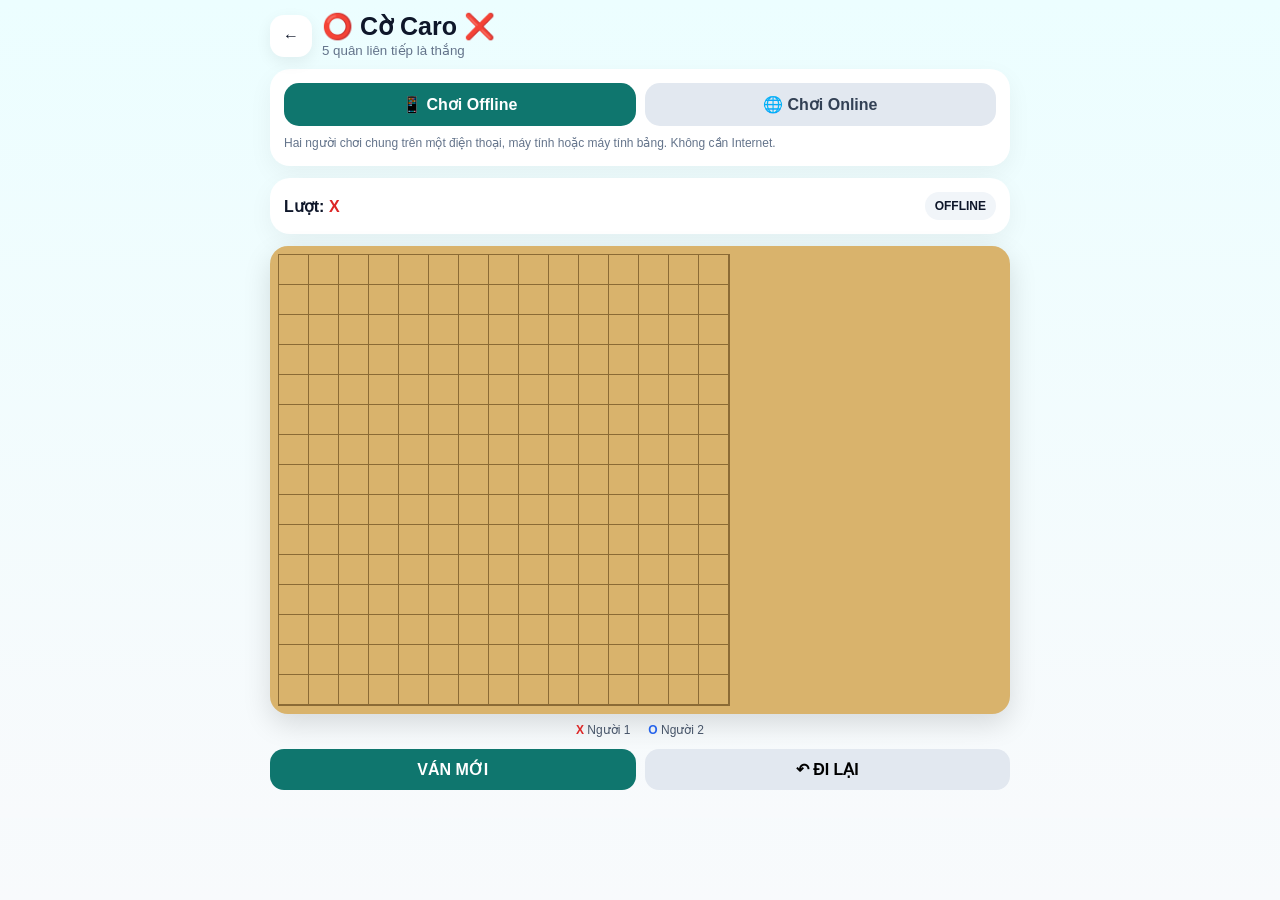
<file: caro.html>
<!doctype html>
<html lang="vi">
<head>
<meta charset="utf-8">
<meta name="viewport" content="width=device-width,initial-scale=1,maximum-scale=1,user-scalable=no,viewport-fit=cover">
<meta name="theme-color" content="#0f766e">
<title>Cờ Caro – Game Cá Voi</title>
<style>
*{box-sizing:border-box}html,body{margin:0;min-height:100%;font-family:Arial,sans-serif;background:linear-gradient(180deg,#ecfeff,#f8fafc);color:#0f172a}button,input{font:inherit}.app{width:min(96vw,760px);margin:auto;padding:12px 10px 28px}.top{display:flex;align-items:center;gap:10px;margin-bottom:10px}.back{display:inline-flex;align-items:center;justify-content:center;width:42px;height:42px;border-radius:14px;background:#fff;text-decoration:none;color:#0f172a;font-weight:900;box-shadow:0 5px 16px #0001}.title{flex:1}.title h1{margin:0;font-size:25px}.title small{color:#64748b}.panel{background:#fff;border-radius:20px;padding:14px;box-shadow:0 8px 24px #0000000d;margin-bottom:12px}.modes{display:grid;grid-template-columns:1fr 1fr;gap:9px}.mode{border:0;border-radius:15px;padding:12px 8px;font-weight:900;background:#e2e8f0;color:#334155}.mode.active{background:#0f766e;color:#fff}.sub{font-size:12px;color:#64748b;margin:8px 0 0;line-height:1.5}.status{display:flex;align-items:center;justify-content:space-between;gap:10px}.turn{font-weight:900;font-size:16px}.badge{padding:7px 10px;border-radius:999px;background:#f1f5f9;font-size:12px;font-weight:900}.x{color:#dc2626}.o{color:#2563eb}.board-wrap{background:#d9b36c;border-radius:18px;padding:8px;box-shadow:0 10px 28px #0002;overflow:auto;-webkit-overflow-scrolling:touch}.board{--n:15;display:grid;grid-template-columns:repeat(var(--n),30px);grid-template-rows:repeat(var(--n),30px);width:max-content;background:#d9b36c;border:1px solid #8b6b35;touch-action:manipulation}.cell{width:30px;height:30px;border:0;border-right:1px solid #8b6b35;border-bottom:1px solid #8b6b35;background:transparent;display:flex;align-items:center;justify-content:center;font-size:22px;font-weight:900;padding:0;line-height:1}.cell.last{background:#fde68a}.cell.win{background:#86efac}.toolbar{display:grid;grid-template-columns:1fr 1fr;gap:9px;margin-top:12px}.btn{border:0;border-radius:14px;padding:11px;font-weight:900;background:#e2e8f0}.btn.primary{background:#0f766e;color:#fff}.online-box{display:none}.online-box.show{display:block}.room-actions{display:grid;grid-template-columns:1fr 1fr;gap:9px}.room-code{display:flex;gap:8px;margin-top:10px}.room-code input{flex:1;min-width:0;border:1px solid #cbd5e1;border-radius:12px;padding:10px 12px;text-transform:uppercase;font-weight:900;letter-spacing:1px}.rooms{display:grid;gap:8px;margin-top:10px}.room{display:flex;align-items:center;gap:8px;padding:10px;border-radius:13px;background:#f8fafc;border:1px solid #e2e8f0}.room b{flex:1}.room button{border:0;border-radius:10px;padding:8px 10px;background:#0f766e;color:#fff;font-weight:900}.msg{min-height:20px;margin-top:8px;font-size:12px;color:#475569}.legend{display:flex;justify-content:center;gap:18px;font-size:12px;color:#475569;margin-top:9px}.result{position:fixed;inset:0;display:none;align-items:center;justify-content:center;background:#0008;z-index:50;padding:18px}.result.show{display:flex}.result-card{width:min(92vw,360px);background:#fff;border-radius:22px;padding:22px;text-align:center;box-shadow:0 20px 60px #0005}.result-card h2{margin:0 0 8px;font-size:28px}.result-card p{color:#64748b}.result-card button{width:100%;border:0;border-radius:14px;padding:12px;background:#0f766e;color:#fff;font-weight:900}@media(max-width:520px){.app{padding:10px 8px 24px}.title h1{font-size:22px}.board{grid-template-columns:repeat(var(--n),28px);grid-template-rows:repeat(var(--n),28px)}.cell{width:28px;height:28px;font-size:20px}.panel{padding:12px}.room-actions{grid-template-columns:1fr}.toolbar{grid-template-columns:1fr 1fr}}
</style>
</head>
<body>
<div class="app">
  <div class="top"><a class="back" href="./">←</a><div class="title"><h1>⭕ Cờ Caro ❌</h1><small>5 quân liên tiếp là thắng</small></div></div>

  <div class="panel">
    <div class="modes"><button id="offlineBtn" class="mode active">📱 Chơi Offline</button><button id="onlineBtn" class="mode">🌐 Chơi Online</button></div>
    <div id="offlineHint" class="sub">Hai người chơi chung trên một điện thoại, máy tính hoặc máy tính bảng. Không cần Internet.</div>
    <div id="onlineBox" class="online-box">
      <p class="sub">Chơi với người khác bằng tài khoản Game Cá Voi. Một người tạo phòng, người còn lại chọn phòng hoặc nhập mã.</p>
      <div class="room-actions"><button id="createRoom" class="btn primary">＋ TẠO PHÒNG</button><button id="refreshRooms" class="btn">↻ LÀM MỚI</button></div>
      <div class="room-code"><input id="roomCode" maxlength="6" placeholder="NHẬP MÃ PHÒNG"><button id="joinCode" class="btn primary">VÀO</button></div>
      <div id="onlineMsg" class="msg"></div>
      <div id="rooms" class="rooms"></div>
    </div>
  </div>

  <div class="panel status"><div class="turn" id="turnText">Lượt: <span class="x">X</span></div><div class="badge" id="modeBadge">OFFLINE</div></div>

  <div class="board-wrap"><div id="board" class="board" aria-label="Bàn cờ caro"></div></div>
  <div class="legend"><span><b class="x">X</b> Người 1</span><span><b class="o">O</b> Người 2</span></div>

  <div class="toolbar"><button id="newGame" class="btn primary">VÁN MỚI</button><button id="undo" class="btn">↶ ĐI LẠI</button></div>
</div>

<div id="result" class="result"><div class="result-card"><h2 id="resultTitle">🎉 Thắng!</h2><p id="resultText"></p><button id="resultNew">CHƠI VÁN MỚI</button></div></div>

<script>
(()=>{
const N=15,WIN=5;
const boardEl=document.getElementById('board'),turnText=document.getElementById('turnText'),modeBadge=document.getElementById('modeBadge'),result=document.getElementById('result'),resultTitle=document.getElementById('resultTitle'),resultText=document.getElementById('resultText');
let board=Array.from({length:N},()=>Array(N).fill('')),turn='X',finished=false,moves=[],mode='offline',last=null,winCells=[];
let GCV=null,sb=null,user=null,room=null,mySymbol=null,channel=null;

function draw(){
  boardEl.style.setProperty('--n',N); boardEl.innerHTML='';
  for(let r=0;r<N;r++)for(let c=0;c<N;c++){
    const b=document.createElement('button');b.className='cell';b.dataset.r=r;b.dataset.c=c;b.textContent=board[r][c];
    if(board[r][c])b.classList.add(board[r][c].toLowerCase());
    if(last&&last.r===r&&last.c===c)b.classList.add('last');
    if(winCells.some(p=>p.r===r&&p.c===c))b.classList.add('win');
    b.addEventListener('click',()=>play(r,c));boardEl.appendChild(b);
  }
  const who=turn==='X'?'<span class="x">X</span>':'<span class="o">O</span>';
  if(mode==='online'&&room){
    const mine=mySymbol===turn?' · Đến lượt bạn':' · Chờ đối thủ';
    turnText.innerHTML=`Lượt: ${who}${mine}`;
  } else turnText.innerHTML=`Lượt: ${who}`;
}
function resetLocal(){board=Array.from({length:N},()=>Array(N).fill(''));turn='X';finished=false;moves=[];last=null;winCells=[];result.classList.remove('show');draw()}
function line(r,c,dr,dc,s){let arr=[{r,c}],i=1;while(inb(r+dr*i,c+dc*i)&&board[r+dr*i][c+dc*i]===s){arr.push({r:r+dr*i,c:c+dc*i});i++}i=1;while(inb(r-dr*i,c-dc*i)&&board[r-dr*i][c-dc*i]===s){arr.unshift({r:r-dr*i,c:c-dc*i});i++}return arr}
function inb(r,c){return r>=0&&c>=0&&r<N&&c<N}
function checkWin(r,c,s){for(const [dr,dc] of [[1,0],[0,1],[1,1],[1,-1]]){const a=line(r,c,dr,dc,s);if(a.length>=WIN)return a}return null}
function endGame(winner,cells=[]){finished=true;winCells=cells;draw();resultTitle.textContent=winner==='draw'?'🤝 Hòa!':`🎉 ${winner} thắng!`;resultText.textContent=mode==='online'?(winner===mySymbol?'Bạn đã thắng ván này!':winner==='draw'?'Hai bên hòa nhau.':'Đối thủ đã thắng ván này.'):`Người chơi ${winner==='draw'?'':winner} hoàn thành 5 quân liên tiếp.`;result.classList.add('show')}
async function play(r,c){
  if(finished||board[r][c])return;
  if(mode==='online'){
    if(!room||!mySymbol)return setMsg('Hãy vào một phòng trước.');
    if(room.status!=='playing')return setMsg('Đang chờ người chơi thứ hai.');
    if(room.turn!==mySymbol)return setMsg('Chưa đến lượt bạn.');
    const {error}=await sb.rpc('play_caro_move',{p_room:room.id,p_row:r,p_col:c});if(error)setMsg(mapErr(error.message));return;
  }
  board[r][c]=turn;moves.push({r,c,s:turn});last={r,c};const w=checkWin(r,c,turn);if(w)return endGame(turn,w);if(moves.length===N*N)return endGame('draw');turn=turn==='X'?'O':'X';draw();
}
function undo(){if(mode==='online')return setMsg('Chế độ online không hỗ trợ đi lại.');if(finished||!moves.length)return;const m=moves.pop();board[m.r][m.c]='';turn=m.s;last=moves.length?moves[moves.length-1]:null;draw()}
function setMode(m){mode=m;document.getElementById('offlineBtn').classList.toggle('active',m==='offline');document.getElementById('onlineBtn').classList.toggle('active',m==='online');document.getElementById('onlineBox').classList.toggle('show',m==='online');document.getElementById('offlineHint').style.display=m==='offline'?'block':'none';modeBadge.textContent=m.toUpperCase();if(m==='offline'){leaveRoom();resetLocal()}else initOnline()}
async function ensureGCV(){if(GCV)return true;try{const mod=await import('./supabase-gcv.js');GCV=mod.GCV||window.GCV;sb=GCV.supabase;user=await GCV.getUser();if(!user){setMsg('Bạn cần đăng nhập tài khoản Game Cá Voi để chơi online.');return false}return true}catch(e){setMsg('Không kết nối được máy chủ. Offline vẫn chơi bình thường.');return false}}
async function initOnline(){if(!(await ensureGCV()))return;resetLocal();await loadRooms()}
function setMsg(t){document.getElementById('onlineMsg').textContent=t||''}
function mapErr(t=''){if(t.includes('NOT_YOUR_TURN'))return 'Chưa đến lượt bạn.';if(t.includes('ROOM_FULL'))return 'Phòng đã đủ 2 người.';if(t.includes('ROOM_NOT_FOUND'))return 'Không tìm thấy phòng.';if(t.includes('CELL_USED'))return 'Ô này đã có quân.';return 'Không thực hiện được. Hãy thử lại.'}
function code(){const a='ABCDEFGHJKLMNPQRSTUVWXYZ23456789';return Array.from({length:5},()=>a[Math.floor(Math.random()*a.length)]).join('')}
async function createRoom(){if(!(await ensureGCV()))return;leaveRoom();for(let i=0;i<4;i++){const c=code();const {data,error}=await sb.from('caro_rooms').insert({code:c,host_id:user.id,board_size:N,win_length:WIN}).select('*').single();if(!error){await enterRoom(data,'X');document.getElementById('roomCode').value=c;setMsg(`Đã tạo phòng ${c}. Gửi mã này cho người chơi còn lại.`);return}}setMsg('Chưa tạo được phòng, hãy thử lại.')}
async function joinByCode(c){if(!(await ensureGCV()))return;const v=String(c||'').trim().toUpperCase();if(!v)return setMsg('Hãy nhập mã phòng.');const {data,error}=await sb.rpc('join_caro_room',{p_code:v});if(error)return setMsg(mapErr(error.message));await enterRoom(data,user.id===data.host_id?'X':'O');setMsg(`Đã vào phòng ${data.code}.`)}
async function enterRoom(r,symbol){leaveRoom();room=r;mySymbol=symbol;modeBadge.textContent=`ONLINE · ${r.code} · Bạn là ${symbol}`;await loadOnlineState();channel=sb.channel(`caro:${r.id}`).on('postgres_changes',{event:'*',schema:'public',table:'caro_moves',filter:`room_id=eq.${r.id}`},()=>loadOnlineState()).on('postgres_changes',{event:'UPDATE',schema:'public',table:'caro_rooms',filter:`id=eq.${r.id}`},payload=>{room=payload.new;loadOnlineState()}).subscribe()}
function leaveRoom(){if(channel&&sb){sb.removeChannel(channel).catch(()=>{})}channel=null;room=null;mySymbol=null;if(mode==='online')modeBadge.textContent='ONLINE'}
async function loadOnlineState(){if(!room||!sb)return;const {data:r}=await sb.from('caro_rooms').select('*').eq('id',room.id).single();if(r)room=r;const {data:ms}=await sb.from('caro_moves').select('row_idx,col_idx,symbol,move_no').eq('room_id',room.id).order('move_no');board=Array.from({length:N},()=>Array(N).fill(''));moves=[];for(const m of ms||[]){board[m.row_idx][m.col_idx]=m.symbol;moves.push({r:m.row_idx,c:m.col_idx,s:m.symbol})}last=moves.length?moves[moves.length-1]:null;turn=room.turn;finished=room.status==='finished';winCells=[];if(finished&&room.winner&&room.winner!=='draw'&&last){winCells=checkWin(last.r,last.c,room.winner)||[]}draw();if(finished)endGame(room.winner,winCells);else{result.classList.remove('show');setMsg(room.status==='waiting'?`Phòng ${room.code}: đang chờ người chơi thứ hai...`:`Phòng ${room.code}: đã đủ 2 người.`)}}
async function newGame(){if(mode==='offline')return resetLocal();if(!room)return resetLocal();const {error}=await sb.rpc('reset_caro_room',{p_room:room.id});if(error)return setMsg('Chưa tạo được ván mới.');result.classList.remove('show');await loadOnlineState()}
async function loadRooms(){if(!(await ensureGCV()))return;const {data,error}=await sb.from('caro_rooms').select('id,code,host_id,guest_id,status,created_at').eq('status','waiting').is('guest_id',null).order('created_at',{ascending:false}).limit(12);const el=document.getElementById('rooms');el.innerHTML='';if(error)return setMsg('Không tải được danh sách phòng.');if(!data?.length){el.innerHTML='<div class="sub">Chưa có phòng chờ nào.</div>';return}for(const r of data){const d=document.createElement('div');d.className='room';d.innerHTML=`<b>Phòng ${r.code}</b><span>1/2</span><button>VÀO</button>`;d.querySelector('button').onclick=()=>joinByCode(r.code);el.appendChild(d)}}

document.getElementById('offlineBtn').onclick=()=>setMode('offline');document.getElementById('onlineBtn').onclick=()=>setMode('online');document.getElementById('newGame').onclick=newGame;document.getElementById('undo').onclick=undo;document.getElementById('createRoom').onclick=createRoom;document.getElementById('refreshRooms').onclick=loadRooms;document.getElementById('joinCode').onclick=()=>joinByCode(document.getElementById('roomCode').value);document.getElementById('roomCode').addEventListener('keydown',e=>{if(e.key==='Enter')joinByCode(e.target.value)});document.getElementById('resultNew').onclick=newGame;result.addEventListener('click',e=>{if(e.target===result)result.classList.remove('show')});
resetLocal();
})();
</script>
</body>
</html>
</file>
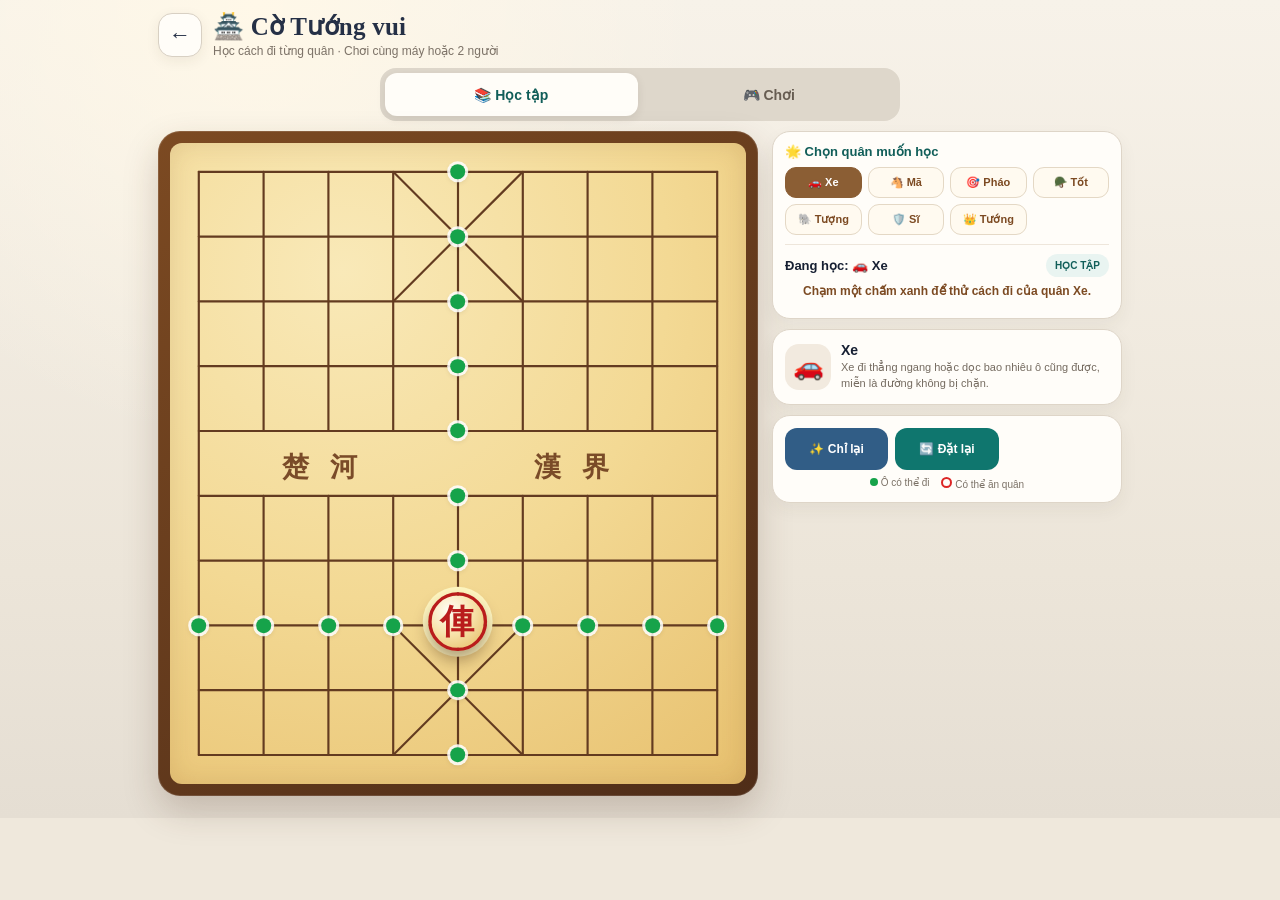
<file: co-tuong.html>
<!doctype html>
<html lang="vi">
<head>
<meta charset="utf-8">
<meta name="viewport" content="width=device-width,initial-scale=1,maximum-scale=1,user-scalable=no,viewport-fit=cover">
<meta name="theme-color" content="#f59e0b">
<title>Cờ Tướng vui · Game Cá Voi</title>
<style>
*{box-sizing:border-box}
:root{
  --red:#b91c1c;--black:#172033;--jade:#0f766e;--jade2:#115e59;
  --paper:#f7e7bd;--paper2:#e9c77b;--ink:#5b351d;--cream:#fffaf0;
}
html,body{margin:0;min-height:100%;font-family:-apple-system,BlinkMacSystemFont,"Segoe UI",Arial,sans-serif;background:#efe8dc;color:#172033}
body{background:
  radial-gradient(circle at 20% 0%,#fff8e8 0,transparent 34%),
  linear-gradient(180deg,#f7f2e9,#ece5d9 70%,#e5ded3)}
button{font:inherit}
.app{width:min(96vw,980px);margin:auto;padding:max(10px,env(safe-area-inset-top)) 8px calc(22px + env(safe-area-inset-bottom))}
.top{display:flex;align-items:center;gap:11px;margin:2px 0 10px}
.back{display:grid;place-items:center;width:44px;height:44px;flex:none;border:1px solid #d8d0c3;border-radius:14px;background:#fffdf8;text-decoration:none;color:#253046;font-size:22px;font-weight:900;box-shadow:0 4px 14px #3b2c1c12}
.title{flex:1;min-width:0}.title h1{margin:0;font-family:Georgia,"Times New Roman",serif;font-size:25px;color:#253046;letter-spacing:.01em}.title p{margin:3px 0 0;color:#7c7267;font-size:12px}
.main-tabs{display:grid;grid-template-columns:1fr 1fr;gap:5px;padding:5px;margin:0 auto 10px;background:#ded7cb;border-radius:16px;max-width:520px}
.main-tab{border:0;border-radius:12px;min-height:43px;padding:8px 12px;font-weight:900;font-size:14px;background:transparent;color:#675d52}
.main-tab.on{background:#fffdf8;color:var(--jade2);box-shadow:0 3px 10px #382b1c18}
.layout{display:grid;grid-template-columns:minmax(0,600px) minmax(280px,1fr);gap:14px;align-items:start}
.board-shell{width:100%;padding:12px;background:linear-gradient(145deg,#7c4a22,#4f2d18);border-radius:22px;box-shadow:0 15px 35px #4a2b1835, inset 0 0 0 1px #ffffff20}
.board{position:relative;width:100%;aspect-ratio:800/890;background:
  radial-gradient(circle at 30% 20%,#f9e9b8 0,#f3d994 50%,#e7c06e 100%);
  border-radius:12px;overflow:hidden;box-shadow:inset 0 0 26px #6b3f1c25}
.board-art{position:absolute;inset:0;width:100%;height:100%;z-index:0}
.board-art .line{stroke:#633b20;stroke-width:3;stroke-linecap:round}
.board-art .palace{stroke:#633b20;stroke-width:3}
.board-art .rivertext{font-family:Georgia,"Times New Roman",serif;font-size:38px;font-weight:700;fill:#7a4b28;letter-spacing:10px}
.piece-layer{position:absolute;inset:0;z-index:2}
.square{
  --x:calc((40 / 800 * 100%) + var(--c) * (90 / 800 * 100%));
  --y:calc((40 / 890 * 100%) + var(--r) * (90 / 890 * 100%));
  position:absolute;left:var(--x);top:var(--y);transform:translate(-50%,-50%);
  width:10.7%;aspect-ratio:1;border:0;background:transparent;border-radius:50%;
  display:grid;place-items:center;padding:0;touch-action:manipulation;-webkit-tap-highlight-color:transparent
}
.square.hint:before{content:"";position:absolute;width:24%;aspect-ratio:1;border-radius:50%;background:#16a34a;box-shadow:0 0 0 3px #ffffffd9,0 2px 6px #0003;z-index:0}
.square.capture:before{content:"";position:absolute;width:78%;aspect-ratio:1;border-radius:50%;border:4px solid #dc2626;background:#fee2e238;z-index:0}
.square.last:after{content:"";position:absolute;width:88%;aspect-ratio:1;border-radius:50%;background:#facc1535;box-shadow:0 0 0 3px #f59e0b80;z-index:0}
.piece{
  width:86%;aspect-ratio:1;border-radius:50%;display:grid;place-items:center;
  background:radial-gradient(circle at 34% 28%,#fffdf5 0,#f8e4ad 46%,#e4b95f 100%);
  border:3px solid currentColor;box-shadow:0 4px 7px #3b210f55,inset 0 0 0 2px #fff8d7,inset 0 -5px 8px #8b5a2030;
  font:900 clamp(17px,4.8vw,31px) "Noto Serif CJK SC","Songti SC","SimSun",serif;
  line-height:1;user-select:none;position:relative;z-index:3;transition:transform .13s,box-shadow .13s
}
.piece.red{color:var(--red)}.piece.black{color:var(--black)}
.square.selected .piece{transform:translateY(-4px) scale(1.11);box-shadow:0 8px 14px #3b210f66,0 0 0 5px #fff7c2}
.square.ai .piece{animation:pop .4s ease}@keyframes pop{50%{transform:scale(1.16)}}
.side{display:grid;gap:10px}
.card{background:#fffdf9;border:1px solid #ded5c8;border-radius:18px;padding:12px;box-shadow:0 7px 18px #3d2e1c0e}
.mode-row{display:grid;grid-template-columns:1fr 1fr;gap:7px}
.mode{border:1px solid #ded5c8;border-radius:12px;min-height:43px;padding:8px;background:#f7f2ea;color:#675d52;font-weight:900}
.mode.on{background:var(--jade);border-color:var(--jade);color:#fff}
.study-head{font-weight:900;color:var(--jade2);font-size:13px;margin-bottom:8px}
.study-pieces{display:grid;grid-template-columns:repeat(4,1fr);gap:6px}
.study-piece{border:1px solid #e4d8c5;border-radius:11px;padding:8px 3px;background:#fffaf0;color:#7c4a22;font-weight:900;font-size:11px}
.study-piece.on{background:#8b5e34;color:#fff;border-color:#8b5e34}
.status{display:flex;align-items:center;gap:8px;margin-top:9px;padding-top:9px;border-top:1px solid #eee6db}.turn{flex:1;font-weight:900;font-size:13px}.badge{font-size:10px;font-weight:900;background:#e9f4f1;color:var(--jade2);border-radius:99px;padding:6px 9px}
.guide{display:grid;grid-template-columns:46px 1fr;gap:10px;align-items:center}
.guide-ico{width:46px;height:46px;border-radius:14px;display:grid;place-items:center;background:#f2eadf;font-size:25px}
.guide b{display:block;font-size:14px;margin-bottom:2px}.guide p{margin:0;color:#756b60;font-size:11px;line-height:1.45}
.actions{display:grid;grid-template-columns:1fr 1fr 1fr;gap:7px}
.action{border:0;border-radius:12px;min-height:42px;padding:7px;font-weight:900;background:#ece7df;color:#4b5563;font-size:12px}
.action.primary{background:var(--jade);color:#fff}.action.hintbtn{background:#315d86;color:#fff}
.msg{text-align:center;font-weight:800;min-height:22px;margin:7px 0 0;color:#7c4a22;font-size:12px}
.legend{display:flex;justify-content:center;gap:12px;flex-wrap:wrap;font-size:10px;color:#7c7267;margin:7px 0 0}.dot{display:inline-block;width:8px;height:8px;border-radius:50%;background:#16a34a}.ring{display:inline-block;width:11px;height:11px;border-radius:50%;border:2px solid #dc2626}
.hidden{display:none!important}
.result{position:fixed;inset:0;background:#17203399;display:none;align-items:center;justify-content:center;z-index:50;padding:18px}.result.show{display:flex}.result-card{width:min(92vw,360px);background:#fffdf9;border-radius:22px;padding:22px;text-align:center;box-shadow:0 18px 60px #0006}.result-card h2{font-size:28px;margin:0 0 7px}.result-card p{color:#73695f}.result-card button{width:100%;border:0;border-radius:13px;padding:13px;background:var(--jade);color:#fff;font-weight:900}
@media(max-width:760px){
  .app{width:100%;padding-left:6px;padding-right:6px}.layout{display:block}.board-shell{padding:8px;border-radius:17px;margin-bottom:9px}
  .side{gap:8px}.card{border-radius:15px;padding:10px}.title h1{font-size:21px}.title p{font-size:11px}
  .piece{border-width:2px}.main-tabs{margin-bottom:8px}.guide{grid-template-columns:42px 1fr}.guide-ico{width:42px;height:42px}
}
@media(max-width:390px){
  .study-pieces{grid-template-columns:repeat(4,1fr);gap:4px}.study-piece{font-size:10px;padding:7px 2px}
  .action{font-size:11px;padding:6px 3px}.piece{font-size:clamp(16px,5.6vw,24px)}
}
@media(max-height:700px) and (orientation:landscape){
  .app{width:min(99vw,1080px);padding-top:4px}.top{margin-bottom:5px}.title p{display:none}.main-tabs{position:absolute;right:10px;top:6px;width:260px;margin:0}
  .layout{display:grid;grid-template-columns:min(58vh,520px) minmax(300px,1fr);gap:10px}.board-shell{margin:0}.card{padding:9px}.side{gap:7px}
}
</style>
</head>
<body>
<div class="app">
  <div class="top"><a class="back" href="./" aria-label="Quay lại">←</a><div class="title"><h1>🏯 Cờ Tướng vui</h1><p>Học cách đi từng quân · Chơi cùng máy hoặc 2 người</p></div></div>
  <div class="main-tabs"><button id="studyTab" class="main-tab on">📚 Học tập</button><button id="playTab" class="main-tab">🎮 Chơi</button></div>
  <div class="layout">
    <div class="board-shell"><div id="board" class="board">
      <svg class="board-art" viewBox="0 0 800 890" aria-hidden="true">
        <g class="line">
          <line x1="40" y1="40" x2="760" y2="40"/><line x1="40" y1="130" x2="760" y2="130"/>
          <line x1="40" y1="220" x2="760" y2="220"/><line x1="40" y1="310" x2="760" y2="310"/>
          <line x1="40" y1="400" x2="760" y2="400"/><line x1="40" y1="490" x2="760" y2="490"/>
          <line x1="40" y1="580" x2="760" y2="580"/><line x1="40" y1="670" x2="760" y2="670"/>
          <line x1="40" y1="760" x2="760" y2="760"/><line x1="40" y1="850" x2="760" y2="850"/>
          <line x1="40" y1="40" x2="40" y2="850"/><line x1="760" y1="40" x2="760" y2="850"/>
          <line x1="130" y1="40" x2="130" y2="400"/><line x1="130" y1="490" x2="130" y2="850"/>
          <line x1="220" y1="40" x2="220" y2="400"/><line x1="220" y1="490" x2="220" y2="850"/>
          <line x1="310" y1="40" x2="310" y2="400"/><line x1="310" y1="490" x2="310" y2="850"/>
          <line x1="400" y1="40" x2="400" y2="400"/><line x1="400" y1="490" x2="400" y2="850"/>
          <line x1="490" y1="40" x2="490" y2="400"/><line x1="490" y1="490" x2="490" y2="850"/>
          <line x1="580" y1="40" x2="580" y2="400"/><line x1="580" y1="490" x2="580" y2="850"/>
          <line x1="670" y1="40" x2="670" y2="400"/><line x1="670" y1="490" x2="670" y2="850"/>
        </g>
        <g class="palace">
          <line x1="310" y1="40" x2="490" y2="220"/><line x1="490" y1="40" x2="310" y2="220"/>
          <line x1="310" y1="670" x2="490" y2="850"/><line x1="490" y1="670" x2="310" y2="850"/>
        </g>
        <text class="rivertext" x="155" y="462">楚 河</text>
        <text class="rivertext" x="505" y="462">漢 界</text>
      </svg>
      <div id="pieceLayer" class="piece-layer"></div>
    </div></div>
    <div class="side">
      <div id="studyPanel" class="card">
        <div class="study-head">🌟 Chọn quân muốn học</div>
        <div id="studyPieces" class="study-pieces">
          <button class="study-piece on" data-piece="R">🚗 Xe</button><button class="study-piece" data-piece="H">🐴 Mã</button>
          <button class="study-piece" data-piece="C">🎯 Pháo</button><button class="study-piece" data-piece="S">🪖 Tốt</button>
          <button class="study-piece" data-piece="E">🐘 Tượng</button><button class="study-piece" data-piece="A">🛡️ Sĩ</button>
          <button class="study-piece" data-piece="G">👑 Tướng</button>
        </div>
        <div class="status"><div id="turn" class="turn">Đang học: 🚗 Xe</div><div id="modeBadge" class="badge">HỌC TẬP</div></div>
        <div id="msg" class="msg">Chạm một chấm xanh để thử cách đi của quân Xe.</div>
      </div>
      <div id="playPanel" class="card hidden">
        <div class="mode-row"><button id="aiMode" class="mode on">🤖 Chơi với máy</button><button id="twoMode" class="mode">👫 Hai người</button></div>
        <div class="status"><div class="turn">Chọn cách chơi</div><div class="badge">CHƠI</div></div>
      </div>
      <div class="card guide"><div id="guideIco" class="guide-ico">🎓</div><div><b id="guideTitle">Cô giáo Cá Voi</b><p id="guideText">Chọn một quân cờ. Cô giáo sẽ chỉ cách quân đó di chuyển và đánh dấu các ô con có thể đi.</p></div></div>
      <div class="card"><div class="actions"><button id="hintBtn" class="action hintbtn">💡 Gợi ý</button><button id="undoBtn" class="action">↶ Đi lại</button><button id="newBtn" class="action primary">🔄 Ván mới</button></div><div class="legend"><span><i class="dot"></i> Ô có thể đi</span><span><i class="ring"></i> Có thể ăn quân</span></div></div>
    </div>
  </div>
</div>
<div id="result" class="result"><div class="result-card"><h2 id="resultTitle">🎉 Thắng rồi!</h2><p id="resultText"></p><button id="againBtn">CHƠI VÁN MỚI</button></div></div>
<script>
(function(){
const R='r',B='b';
const names={G:'Tướng',A:'Sĩ',E:'Tượng',H:'Mã',R:'Xe',C:'Pháo',S:'Tốt'};
const chars={r:{G:'帥',A:'仕',E:'相',H:'傌',R:'俥',C:'炮',S:'兵'},b:{G:'將',A:'士',E:'象',H:'馬',R:'車',C:'砲',S:'卒'}};
const tips={
G:['👑','Tướng','Tướng đi từng ô ngang hoặc dọc trong cung. Hai Tướng không được nhìn thẳng nhau.'],
A:['🛡️','Sĩ','Sĩ bảo vệ Tướng, chỉ đi chéo 1 ô và luôn ở trong cung.'],
E:['🐘','Tượng','Tượng đi chéo đúng 2 ô. Nếu ô giữa bị chặn thì Tượng không đi được và Tượng không qua sông.'],
H:['🐴','Mã','Mã đi hình chữ L: một ô thẳng rồi một ô chéo. Nếu chân Mã bị chặn thì không nhảy qua được.'],
R:['🚗','Xe','Xe đi thẳng ngang hoặc dọc bao nhiêu ô cũng được, miễn là đường không bị chặn.'],
C:['🎯','Pháo','Pháo đi thẳng như Xe. Muốn ăn quân, Pháo phải nhảy qua đúng 1 quân làm “ngòi”.'],
S:['🪖','Tốt','Tốt tiến 1 ô về phía trước. Qua sông rồi, Tốt có thể đi thêm sang trái hoặc phải, nhưng không được lùi.']
};
const values={G:10000,R:90,C:45,H:42,E:22,A:22,S:12};
let board=[],turn=R,selected=null,legal=[],mode='ai',appMode='study',studyPiece='R',history=[],finished=false,last=null,aiBusy=false,hintMove=null;

function P(t,c){return {t:t,c:c}}
function initial(){
 const a=Array.from({length:10},()=>Array(9).fill(null));
 const back=['R','H','E','A','G','A','E','H','R'];
 for(let c=0;c<9;c++){a[0][c]=P(back[c],B);a[9][c]=P(back[c],R)}
 a[2][1]=P('C',B);a[2][7]=P('C',B);a[7][1]=P('C',R);a[7][7]=P('C',R);
 for(const c of [0,2,4,6,8]){a[3][c]=P('S',B);a[6][c]=P('S',R)}
 return a;
}
function clone(b){return b.map(row=>row.map(p=>p?{t:p.t,c:p.c}:null))}
function inside(r,c){return r>=0&&r<10&&c>=0&&c<9}
function palace(color,r,c){return c>=3&&c<=5&&(color===R?r>=7&&r<=9:r>=0&&r<=2)}
function crossed(color,r){return color===R?r<=4:r>=5}
function pushIf(arr,b,r,c,color,captureOnly){
 if(!inside(r,c))return false;
 const p=b[r][c];
 if(!p){if(!captureOnly)arr.push({r:r,c:c});return true}
 if(p.c!==color)arr.push({r:r,c:c,capture:true});
 return false;
}
function pseudoMoves(b,r,c,attacks){
 const p=b[r][c]; if(!p)return []; const out=[],color=p.c,t=p.t;
 if(t==='G'){
   for(const d of [[1,0],[-1,0],[0,1],[0,-1]]){const nr=r+d[0],nc=c+d[1];if(palace(color,nr,nc))pushIf(out,b,nr,nc,color,false)}
   for(const dr of [-1,1]){let nr=r+dr;while(inside(nr,c)&&!b[nr][c])nr+=dr;if(inside(nr,c)&&b[nr][c]&&b[nr][c].t==='G'&&b[nr][c].c!==color)out.push({r:nr,c:c,capture:true})}
 }
 if(t==='A'){
   for(const d of [[1,1],[1,-1],[-1,1],[-1,-1]]){const nr=r+d[0],nc=c+d[1];if(palace(color,nr,nc))pushIf(out,b,nr,nc,color,false)}
 }
 if(t==='E'){
   for(const d of [[2,2],[2,-2],[-2,2],[-2,-2]]){const nr=r+d[0],nc=c+d[1],er=r+d[0]/2,ec=c+d[1]/2;if(!inside(nr,nc)||b[er][ec])continue;if(color===R&&nr<5)continue;if(color===B&&nr>4)continue;pushIf(out,b,nr,nc,color,false)}
 }
 if(t==='H'){
   const moves=[[2,1,1,0],[2,-1,1,0],[-2,1,-1,0],[-2,-1,-1,0],[1,2,0,1],[-1,2,0,1],[1,-2,0,-1],[-1,-2,0,-1]];
   for(const m of moves){if(!inside(r+m[2],c+m[3])||b[r+m[2]][c+m[3]])continue;pushIf(out,b,r+m[0],c+m[1],color,false)}
 }
 if(t==='R'||t==='C'){
   for(const d of [[1,0],[-1,0],[0,1],[0,-1]]){
     let nr=r+d[0],nc=c+d[1],screen=false;
     while(inside(nr,nc)){
       const q=b[nr][nc];
       if(t==='R'){
         if(!q)out.push({r:nr,c:nc});else{if(q.c!==color)out.push({r:nr,c:nc,capture:true});break}
       }else{
         if(!screen){if(!q)out.push({r:nr,c:nc});else screen=true}
         else if(q){if(q.c!==color)out.push({r:nr,c:nc,capture:true});break}
       }
       nr+=d[0];nc+=d[1];
     }
   }
 }
 if(t==='S'){
   const f=color===R?-1:1;pushIf(out,b,r+f,c,color,false);
   if(crossed(color,r)){pushIf(out,b,r,c-1,color,false);pushIf(out,b,r,c+1,color,false)}
 }
 return out;
}
function findGeneral(b,color){for(let r=0;r<10;r++)for(let c=0;c<9;c++){const p=b[r][c];if(p&&p.c===color&&p.t==='G')return {r:r,c:c}}return null}
function isInCheck(b,color){
 const g=findGeneral(b,color);if(!g)return true;const opp=color===R?B:R;
 for(let r=0;r<10;r++)for(let c=0;c<9;c++){const p=b[r][c];if(p&&p.c===opp){const ms=pseudoMoves(b,r,c,true);if(ms.some(m=>m.r===g.r&&m.c===g.c))return true}}
 return false;
}
function legalMoves(b,r,c){
 const p=b[r][c];if(!p)return [];
 return pseudoMoves(b,r,c,false).filter(m=>{const nb=clone(b);nb[m.r][m.c]=nb[r][c];nb[r][c]=null;return !isInCheck(nb,p.c)});
}
function allMoves(color,b){
 const out=[];for(let r=0;r<10;r++)for(let c=0;c<9;c++){const p=b[r][c];if(p&&p.c===color)for(const m of legalMoves(b,r,c))out.push({fr:r,fc:c,tr:m.r,tc:m.c})}return out;
}
function coord(r,c){return String.fromCharCode(65+c)+(10-r)}
function setGuide(piece){
 const t=piece?tips[piece.t]:['🎓','Cô giáo Cá Voi','Chọn một quân cờ. Cô giáo sẽ chỉ cách quân đó di chuyển và đánh dấu các ô con có thể đi.'];
 document.getElementById('guideIco').textContent=t[0];document.getElementById('guideTitle').textContent=t[1];document.getElementById('guideText').textContent=t[2];
}
function studySetup(type){
 studyPiece=type||studyPiece;board=Array.from({length:10},()=>Array(9).fill(null));
 const pos={R:[7,4],H:[7,4],C:[7,4],S:[6,4],E:[9,2],A:[9,3],G:[9,4]}[studyPiece];
 board[pos[0]][pos[1]]=P(studyPiece,R);turn=R;selected={r:pos[0],c:pos[1]};
 legal=pseudoMoves(board,pos[0],pos[1],false);last=null;finished=false;history=[];hintMove=null;setGuide(board[pos[0]][pos[1]]);
 const t=tips[studyPiece];document.getElementById('turn').textContent='Đang học: '+t[0]+' '+t[1];
 document.getElementById('modeBadge').textContent='HỌC TẬP';
 document.getElementById('msg').textContent='Chạm một chấm xanh để thử cách đi của quân '+names[studyPiece]+'.';
 render();
}
function setAppMode(m){
 appMode=m;document.getElementById('studyTab').classList.toggle('on',m==='study');document.getElementById('playTab').classList.toggle('on',m==='play');
 document.getElementById('studyPanel').classList.toggle('hidden',m!=='study');document.getElementById('playPanel').classList.toggle('hidden',m!=='play');
 document.getElementById('undoBtn').classList.toggle('hidden',m==='study');
 document.getElementById('hintBtn').textContent=m==='study'?'✨ Chỉ lại':'💡 Gợi ý';
 document.getElementById('newBtn').textContent=m==='study'?'🔄 Đặt lại':'🔄 Ván mới';
 if(m==='study')studySetup(studyPiece);else reset();
}
function render(){
 const layer=document.getElementById('pieceLayer');layer.innerHTML='';
 for(let r=0;r<10;r++)for(let c=0;c<9;c++){
   const sq=document.createElement('button');sq.className='square';sq.dataset.r=r;sq.dataset.c=c;
   sq.style.setProperty('--r',String(r));sq.style.setProperty('--c',String(c));
   sq.setAttribute('aria-label','Giao điểm '+coord(r,c));
   if(selected&&selected.r===r&&selected.c===c)sq.classList.add('selected');
   if(last&&last.r===r&&last.c===c)sq.classList.add('last');
   const lm=legal.find(m=>m.r===r&&m.c===c);if(lm)sq.classList.add(lm.capture?'capture':'hint');
   if(hintMove&&hintMove.fr===r&&hintMove.fc===c)sq.style.background='#bfdbfe88';
   if(hintMove&&hintMove.tr===r&&hintMove.tc===c)sq.style.background='#86efac88';
   const p=board[r][c];if(p){const pc=document.createElement('span');pc.className='piece '+(p.c===R?'red':'black');pc.textContent=chars[p.c][p.t];pc.title=(p.c===R?'Đỏ ':'Đen ')+names[p.t];sq.appendChild(pc)}
   sq.onclick=()=>tap(r,c);layer.appendChild(sq);
 }
 if(appMode==='play'){
   document.getElementById('turn').innerHTML='Lượt: '+(turn===R?'🔴 Đỏ':'⚫ Đen')+(isInCheck(board,turn)?' · ⚠️ Đang bị chiếu!':'');
   document.getElementById('modeBadge').textContent=mode==='ai'?'BÉ ĐỎ · MÁY ĐEN':'HAI NGƯỜI';
 }
}
function tap(r,c){
 if(appMode==='study'){
   if(!selected)return;
   const m=legal.find(x=>x.r===r&&x.c===c);
   if(!m)return;
   const p=board[selected.r][selected.c];board[selected.r][selected.c]=null;board[r][c]=p;selected={r:r,c:c};last={r:r,c:c};
   legal=pseudoMoves(board,r,c,false);document.getElementById('msg').textContent='✅ Đúng rồi! '+names[p.t]+' có thể đi như vậy. Thử tiếp một chấm xanh khác nhé!';render();return;
 }
 if(finished||aiBusy)return;
 if(mode==='ai'&&turn===B)return;
 hintMove=null;
 const p=board[r][c];
 if(selected){
   const m=legal.find(x=>x.r===r&&x.c===c);
   if(m){move(selected.r,selected.c,r,c,false);return}
   if(p&&p.c===turn){select(r,c);return}
   selected=null;legal=[];setGuide(null);document.getElementById('msg').textContent='Chọn một quân cùng màu với bên đang đến lượt.';render();return;
 }
 if(p&&p.c===turn)select(r,c);else document.getElementById('msg').textContent='Đến lượt '+(turn===R?'Đỏ':'Đen')+'. Hãy chọn quân đúng màu.';
}
function select(r,c){
 selected={r:r,c:c};legal=legalMoves(board,r,c);const p=board[r][c];setGuide(p);
 document.getElementById('msg').textContent=names[p.t]+' đang được chọn · '+legal.length+' nước có thể đi.';
 render();
}
function move(fr,fc,tr,tc,fromAI){
 const captured=board[tr][tc];history.push({board:clone(board),turn:turn,last:last});
 board[tr][tc]=board[fr][fc];board[fr][fc]=null;last={r:tr,c:tc};selected=null;legal=[];hintMove=null;setGuide(board[tr][tc]);
 if(captured&&captured.t==='G'){finish(turn);return}
 turn=turn===R?B:R;
 const moves=allMoves(turn,board);
 if(!moves.length){finish(turn===R?B:R);return}
 document.getElementById('msg').textContent=fromAI?'🤖 Máy đã đi. Đến lượt con!':(isInCheck(board,turn)?'⚠️ Chiếu Tướng! Hãy bảo vệ Tướng.':'Nước đi hợp lệ 👍');
 render();
 if(mode==='ai'&&turn===B&&!finished)window.setTimeout(aiMove,420);
}
function scoreMove(m){
 const target=board[m.tr][m.tc];let s=(target?values[target.t]:0)*10+Math.random()*8;
 const nb=clone(board);nb[m.tr][m.tc]=nb[m.fr][m.fc];nb[m.fr][m.fc]=null;
 if(isInCheck(nb,R))s+=28;
 if(target&&target.t==='G')s+=99999;
 const p=board[m.fr][m.fc];if(p.t==='S'&&crossed(B,m.tr))s+=4;
 return s;
}
function aiMove(){
 if(finished||mode!=='ai'||turn!==B)return;aiBusy=true;
 const ms=allMoves(B,board);if(!ms.length){aiBusy=false;finish(R);return}
 ms.sort((a,b)=>scoreMove(b)-scoreMove(a));const pool=ms.slice(0,Math.min(4,ms.length));const chosen=pool[Math.floor(Math.random()*pool.length)];
 aiBusy=false;move(chosen.fr,chosen.fc,chosen.tr,chosen.tc,true);
}
function bestHint(){
 if(appMode==='study'){studySetup(studyPiece);return}
 if(finished||aiBusy)return;const ms=allMoves(turn,board);if(!ms.length)return;
 ms.sort((a,b)=>{const ta=board[a.tr][a.tc],tb=board[b.tr][b.tc];return (tb?values[tb.t]:0)-(ta?values[ta.t]:0)});
 hintMove=ms[0];selected={r:hintMove.fr,c:hintMove.fc};legal=legalMoves(board,hintMove.fr,hintMove.fc);setGuide(board[hintMove.fr][hintMove.fc]);
 document.getElementById('msg').textContent='💡 Thử '+names[board[hintMove.fr][hintMove.fc].t]+' từ '+coord(hintMove.fr,hintMove.fc)+' đến '+coord(hintMove.tr,hintMove.tc)+'.';
 render();
}
function undo(){
 if(!history.length||aiBusy)return;
 if(mode==='ai'){
   let h=history.pop();if(h){board=h.board;turn=h.turn;last=h.last}
   if(turn===B&&history.length){h=history.pop();board=h.board;turn=h.turn;last=h.last}
 }else{const h=history.pop();board=h.board;turn=h.turn;last=h.last}
 finished=false;selected=null;legal=[];hintMove=null;setGuide(null);document.getElementById('result').classList.remove('show');document.getElementById('msg').textContent='↶ Đã quay lại nước trước.';render();
}
function finish(winner){
 finished=true;render();document.getElementById('resultTitle').textContent=winner===R?'🎉 Đỏ thắng!':'🎉 Đen thắng!';
 document.getElementById('resultText').textContent=mode==='ai'?(winner===R?'Xuất sắc! Con đã thắng máy rồi!':'Máy thắng ván này. Chơi lại và thử một chiến thuật mới nhé!'):'Một ván cờ rất hay! Đổi bên và chơi lại nhé.';
 document.getElementById('result').classList.add('show');
}
function reset(){
 if(appMode==='study'){studySetup(studyPiece);return}
 board=initial();turn=R;selected=null;legal=[];history=[];finished=false;last=null;aiBusy=false;hintMove=null;setGuide(null);document.getElementById('result').classList.remove('show');document.getElementById('msg').textContent='Chạm một quân Đỏ để xem các nước có thể đi.';render();
}
function setMode(m){
 appMode='play';mode=m;document.getElementById('aiMode').classList.toggle('on',m==='ai');document.getElementById('twoMode').classList.toggle('on',m==='two');reset();
}
document.getElementById('studyTab').onclick=()=>setAppMode('study');
document.getElementById('playTab').onclick=()=>setAppMode('play');
document.querySelectorAll('.study-piece').forEach(b=>b.onclick=()=>{document.querySelectorAll('.study-piece').forEach(x=>x.classList.toggle('on',x===b));studySetup(b.dataset.piece)});
document.getElementById('aiMode').onclick=()=>setMode('ai');
document.getElementById('twoMode').onclick=()=>setMode('two');
document.getElementById('newBtn').onclick=reset;
document.getElementById('againBtn').onclick=reset;
document.getElementById('undoBtn').onclick=undo;
document.getElementById('hintBtn').onclick=bestHint;
setAppMode('study');
})();
</script>
</body>
</html>
</file>
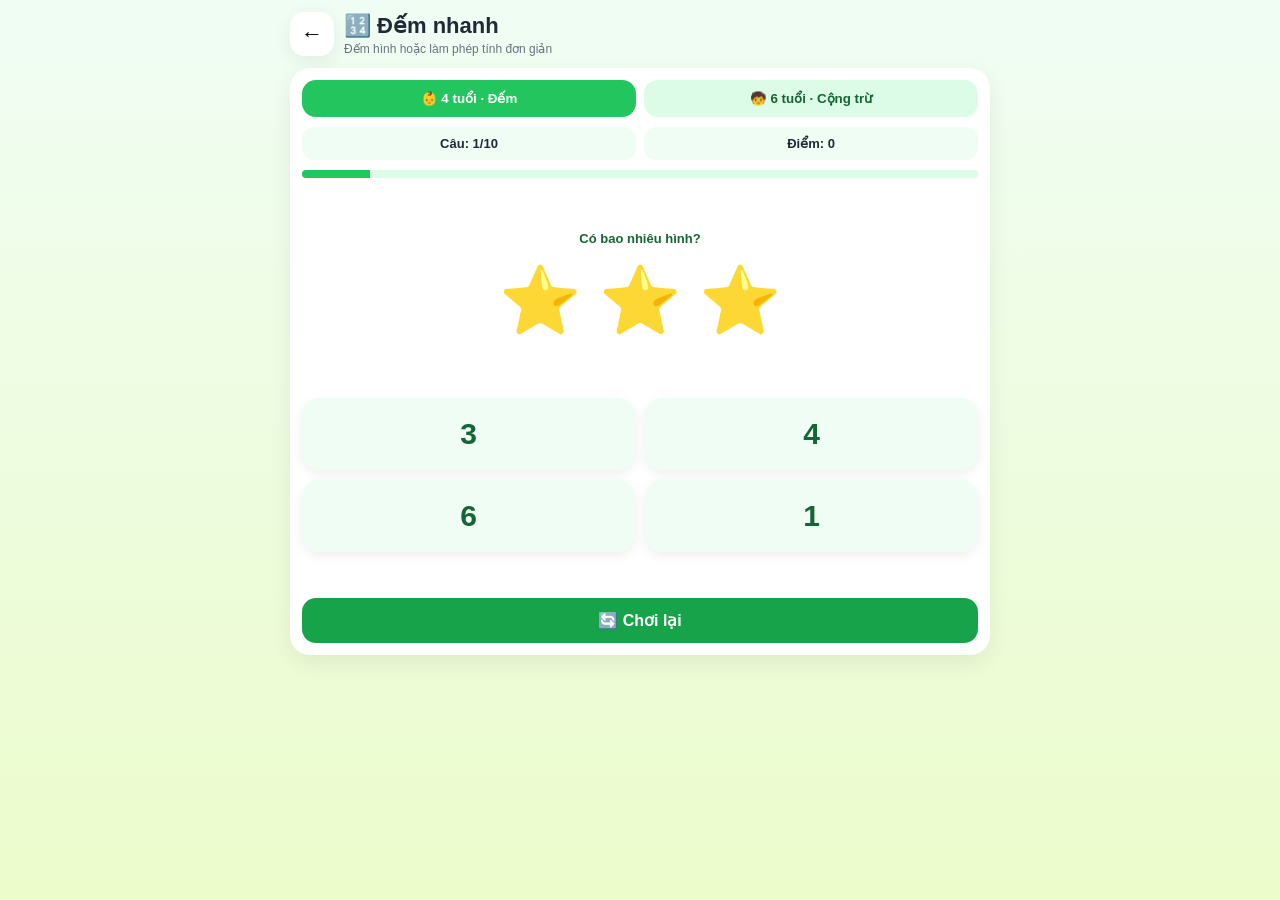
<file: dem-nhanh.html>
<!doctype html><html lang="vi"><head><meta charset="utf-8"><meta name="viewport" content="width=device-width,initial-scale=1,maximum-scale=1,user-scalable=no"><title>Đếm nhanh · Game Cá Voi</title><style>*{box-sizing:border-box}body{margin:0;font-family:Arial,sans-serif;background:linear-gradient(180deg,#f0fdf4,#ecfccb);color:#1f2937;min-height:100vh}.wrap{width:min(94vw,700px);margin:auto;padding:12px 0 28px}.top{display:flex;align-items:center;gap:10px}.back{width:44px;height:44px;border:0;border-radius:14px;background:#fff;box-shadow:0 5px 18px #0001;font-size:22px}.title{flex:1}.title h1{font-size:22px;margin:0}.title p{font-size:12px;color:#6b7280;margin:3px 0 0}.panel{background:#fff;border-radius:20px;padding:12px;margin-top:12px;box-shadow:0 8px 24px #0001}.row{display:flex;gap:8px}.chip{flex:1;border:0;border-radius:14px;padding:11px 8px;font-weight:900;background:#dcfce7;color:#166534}.chip.on{background:#22c55e;color:#fff}.stats{display:grid;grid-template-columns:1fr 1fr;gap:8px;margin:10px 0}.stat{background:#f0fdf4;border-radius:12px;padding:9px;text-align:center;font-weight:900;font-size:13px}.progress{height:8px;background:#dcfce7;border-radius:99px;overflow:hidden}.progress span{display:block;height:100%;background:#22c55e;width:10%;transition:.2s}.question{text-align:center;min-height:220px;display:flex;align-items:center;justify-content:center;flex-direction:column;padding:12px 0}.questionlabel{font-size:13px;font-weight:900;color:#166534;margin-bottom:10px}.items{font-size:clamp(36px,11vw,66px);line-height:1.35;max-width:95%;word-break:break-word}.math{font-size:clamp(48px,14vw,84px);font-weight:900;color:#166534}.answers{display:grid;grid-template-columns:repeat(2,1fr);gap:10px}.answers button{min-height:72px;border:0;border-radius:18px;background:#f0fdf4;color:#166534;font-size:30px;font-weight:900;box-shadow:0 4px 12px #0001;touch-action:manipulation}.answers button:active{transform:scale(.97)}.msg{text-align:center;font-weight:900;min-height:28px;margin-top:10px}.new{width:100%;border:0;border-radius:14px;padding:13px;background:#16a34a;color:#fff;font-weight:900;font-size:16px;margin-top:8px}@media(max-width:430px){.panel{padding:10px}.question{min-height:190px}.answers button{min-height:66px}}</style></head><body><div class="wrap"><div class="top"><button class="back" onclick="location.href='./'">←</button><div class="title"><h1>🔢 Đếm nhanh</h1><p>Đếm hình hoặc làm phép tính đơn giản</p></div></div><div class="panel"><div class="row"><button class="chip on" data-age="4">👶 4 tuổi · Đếm</button><button class="chip" data-age="6">🧒 6 tuổi · Cộng trừ</button></div><div class="stats"><div class="stat" id="round">Câu: 1/10</div><div class="stat" id="score">Điểm: 0</div></div><div class="progress"><span id="bar"></span></div><div class="question"><div id="label" class="questionlabel">Có bao nhiêu hình?</div><div id="q" class="items"></div></div><div id="answers" class="answers"></div><div id="msg" class="msg"></div><button id="new" class="new">🔄 Chơi lại</button></div></div><script>let age=4,round=1,score=0,answer=0,busy=false;const em=['🍎','🐟','⭐','🚗','🦋','🍓','🐳'];function r(a,b){return Math.floor(Math.random()*(b-a+1))+a}function start(){round=1;score=0;next()}function next(){busy=false;msg.textContent='';if(round>10){q.innerHTML=`<div class="math">🎉 ${score}/10</div>`;answers.innerHTML='';roundEl.textContent='Hoàn thành';bar.style.width='100%';label.textContent=score>=8?'Xuất sắc!':score>=5?'Giỏi lắm!':'Chơi thêm một ván nhé!';return}roundEl.textContent=`Câu: ${round}/10`;scoreEl.textContent=`Điểm: ${score}`;bar.style.width=(round*10)+'%';if(age===4){label.textContent='Có bao nhiêu hình?';let n=r(1,10),ico=em[r(0,em.length-1)];answer=n;q.className='items';q.textContent=Array(n).fill(ico).join(' ')}else{label.textContent='Chọn đáp án đúng';let a=r(0,12),b=r(0,8),plus=Math.random()<.65;if(!plus&&b>a)[a,b]=[b,a];answer=plus?a+b:a-b;q.className='math';q.textContent=`${a} ${plus?'+':'−'} ${b} = ?`}let opts=new Set([answer]);while(opts.size<4){let v=Math.max(0,answer+r(-4,4));opts.add(v)}let arr=[...opts].sort(()=>Math.random()-.5);answers.innerHTML='';arr.forEach(v=>{let b=document.createElement('button');b.textContent=v;b.onclick=()=>pick(v,b);answers.appendChild(b)})}function pick(v,b){if(busy)return;busy=true;if(v===answer){score++;b.style.background='#bbf7d0';msg.textContent='✅ Chính xác!'}else{b.style.background='#fecaca';msg.textContent='💡 Đáp án đúng là '+answer}scoreEl.textContent='Điểm: '+score;setTimeout(()=>{round++;next()},950)}document.querySelectorAll('.chip').forEach(x=>x.onclick=()=>{age=+x.dataset.age;document.querySelectorAll('.chip').forEach(y=>y.classList.toggle('on',y===x));start()});document.getElementById('new').onclick=start;const q=document.getElementById('q'),answers=document.getElementById('answers'),roundEl=document.getElementById('round'),scoreEl=document.getElementById('score'),bar=document.getElementById('bar'),label=document.getElementById('label'),msg=document.getElementById('msg');start();</script></body></html>
</file>
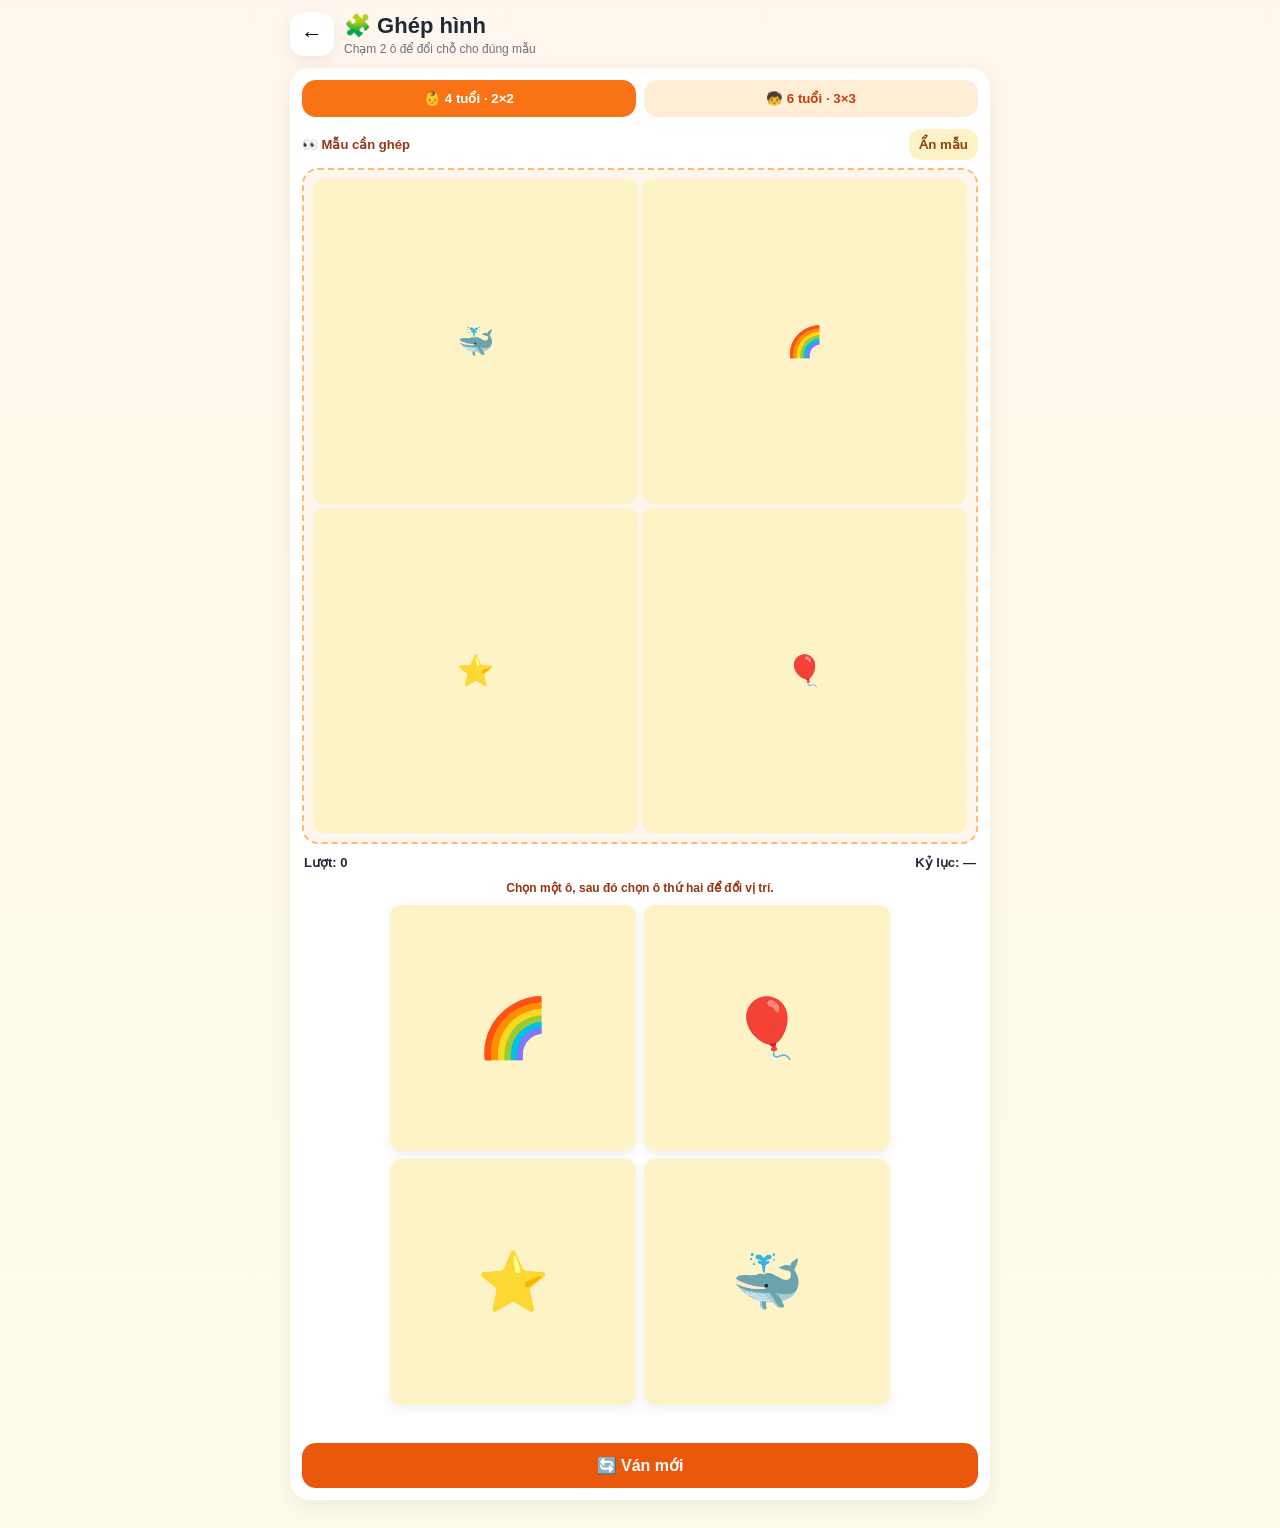
<file: ghep-hinh.html>
<!doctype html><html lang="vi"><head><meta charset="utf-8"><meta name="viewport" content="width=device-width,initial-scale=1,maximum-scale=1,user-scalable=no"><title>Ghép hình · Game Cá Voi</title><style>*{box-sizing:border-box}body{margin:0;font-family:Arial,sans-serif;background:linear-gradient(180deg,#fff7ed,#fefce8);color:#1f2937;min-height:100vh}.wrap{width:min(94vw,700px);margin:auto;padding:12px 0 28px}.top{display:flex;align-items:center;gap:10px}.back{width:44px;height:44px;border:0;border-radius:14px;background:#fff;box-shadow:0 5px 18px #0001;font-size:22px}.title{flex:1}.title h1{font-size:22px;margin:0}.title p{font-size:12px;color:#6b7280;margin:3px 0 0}.panel{background:#fff;border-radius:20px;padding:12px;margin-top:12px;box-shadow:0 8px 24px #0001}.row{display:flex;gap:8px}.chip{flex:1;border:0;border-radius:14px;padding:11px 8px;font-weight:900;background:#ffedd5;color:#c2410c}.chip.on{background:#f97316;color:#fff}.samplebar{display:flex;align-items:center;justify-content:space-between;margin:12px 0 8px}.samplebar b{font-size:13px;color:#9a3412}.peek{border:0;border-radius:12px;padding:8px 10px;background:#fef3c7;color:#92400e;font-weight:900}.sample{background:#fff7ed;border:2px dashed #fdba74;border-radius:16px;padding:9px;transition:.2s}.sample.hidden{max-height:0;padding-top:0;padding-bottom:0;border-width:0;overflow:hidden;opacity:0}.mini{display:grid;gap:4px}.mini span,.tile{display:flex;align-items:center;justify-content:center;border-radius:11px;background:#fef3c7}.stats{display:flex;justify-content:space-between;font-size:13px;font-weight:900;margin:11px 2px}.board{display:grid;gap:8px;margin:10px auto 12px;max-width:500px}.tile{aspect-ratio:1;border:3px solid transparent;font-size:clamp(34px,11vw,58px);box-shadow:0 4px 12px #0001;touch-action:manipulation}.tile.sel{border-color:#f97316;transform:scale(.94);box-shadow:0 0 0 4px #fed7aa}.hint{text-align:center;color:#9a3412;font-size:12px;font-weight:800;margin-bottom:8px}.msg{text-align:center;font-weight:900;min-height:26px}.new{width:100%;border:0;border-radius:14px;padding:13px;background:#ea580c;color:#fff;font-weight:900;font-size:16px}@media(max-width:430px){.panel{padding:10px}.board{gap:7px}.tile{border-radius:10px}.sample{padding:7px}}</style></head><body><div class="wrap"><div class="top"><button class="back" onclick="location.href='./'">←</button><div class="title"><h1>🧩 Ghép hình</h1><p>Chạm 2 ô để đổi chỗ cho đúng mẫu</p></div></div><div class="panel"><div class="row"><button class="chip on" data-age="4">👶 4 tuổi · 2×2</button><button class="chip" data-age="6">🧒 6 tuổi · 3×3</button></div><div class="samplebar"><b>👀 Mẫu cần ghép</b><button id="peek" class="peek">Ẩn mẫu</button></div><div id="sample" class="sample"><div id="mini" class="mini"></div></div><div class="stats"><span id="moves">Lượt: 0</span><span id="best">Kỷ lục: —</span></div><div class="hint">Chọn một ô, sau đó chọn ô thứ hai để đổi vị trí.</div><div id="board" class="board"></div><div id="msg" class="msg"></div><button class="new" id="new">🔄 Ván mới</button></div></div><script>let age=4,n=2,goal=[],arr=[],selected=null,moves=0,showSample=true;const sets4=['🐳','🌈','⭐','🎈'],sets6=['🐳','🐠','🌴','☀️','⛵','🏝️','🐚','🦀','⭐'];function shuffle(a){for(let i=a.length-1;i;i--){let j=Math.floor(Math.random()*(i+1));[a[i],a[j]]=[a[j],a[i]]}return a}function start(){n=age===4?2:3;goal=(age===4?sets4:sets6).slice();arr=shuffle([...goal]);if(arr.every((v,i)=>v===goal[i]))[arr[0],arr[1]]=[arr[1],arr[0]];moves=0;selected=null;msg.textContent='';showSample=true;sample.classList.remove('hidden');peek.textContent='Ẩn mẫu';render()}function render(){mini.style.gridTemplateColumns=`repeat(${n},1fr)`;board.style.gridTemplateColumns=`repeat(${n},1fr)`;mini.innerHTML=goal.map(x=>`<span style="aspect-ratio:1;font-size:${age===4?'30':'24'}px">${x}</span>`).join('');board.innerHTML='';arr.forEach((v,i)=>{let b=document.createElement('button');b.className='tile'+(selected===i?' sel':'');b.textContent=v;b.onclick=()=>pick(i);board.appendChild(b)});movesEl.textContent='Lượt: '+moves;let k='puzzleBest'+age,b=localStorage.getItem(k);bestEl.textContent='Kỷ lục: '+(b?b+' lượt':'—')}function pick(i){if(selected===null){selected=i;msg.textContent='👉 Chọn ô muốn đổi với ô đang sáng.';render();return}if(selected===i){selected=null;msg.textContent='';render();return}[arr[selected],arr[i]]=[arr[i],arr[selected]];moves++;selected=null;msg.textContent='';render();if(arr.every((v,j)=>v===goal[j]))finish()}function finish(){let k='puzzleBest'+age,b=+(localStorage.getItem(k)||9999);if(moves<b)localStorage.setItem(k,moves);msg.textContent='🎉 Ghép đúng rồi! Tuyệt lắm!';render()}document.querySelectorAll('.chip').forEach(x=>x.onclick=()=>{age=+x.dataset.age;document.querySelectorAll('.chip').forEach(y=>y.classList.toggle('on',y===x));start()});document.getElementById('new').onclick=start;document.getElementById('peek').onclick=()=>{showSample=!showSample;sample.classList.toggle('hidden',!showSample);peek.textContent=showSample?'Ẩn mẫu':'Xem mẫu'};const sample=document.getElementById('sample'),peek=document.getElementById('peek'),mini=document.getElementById('mini'),board=document.getElementById('board'),movesEl=document.getElementById('moves'),bestEl=document.getElementById('best'),msg=document.getElementById('msg');start();</script></body></html>
</file>
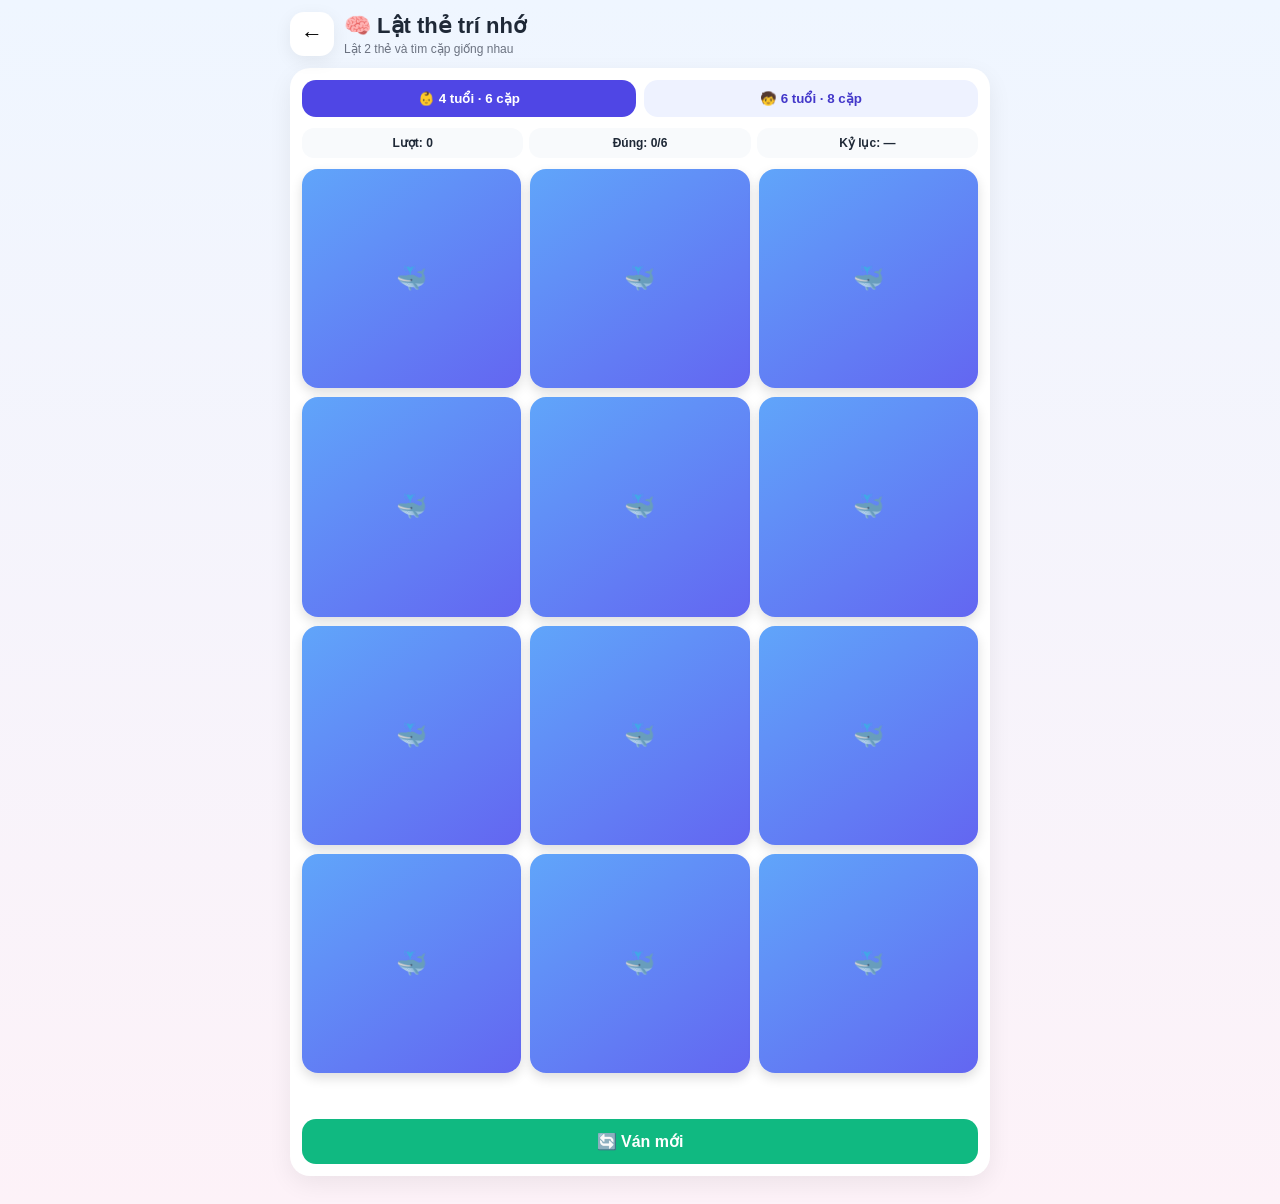
<file: lat-the.html>
<!doctype html><html lang="vi"><head><meta charset="utf-8"><meta name="viewport" content="width=device-width,initial-scale=1,maximum-scale=1,user-scalable=no"><title>Lật thẻ trí nhớ · Game Cá Voi</title><style>*{box-sizing:border-box}body{margin:0;font-family:Arial,sans-serif;background:linear-gradient(180deg,#eff6ff,#fdf2f8);color:#1f2937;min-height:100vh}.wrap{width:min(94vw,700px);margin:auto;padding:12px 0 28px}.top{display:flex;align-items:center;gap:10px}.back{width:44px;height:44px;border:0;border-radius:14px;background:#fff;box-shadow:0 5px 18px #0001;font-size:22px}.title{flex:1}.title h1{font-size:22px;margin:0}.title p{font-size:12px;color:#6b7280;margin:3px 0 0}.panel{background:#fff;border-radius:20px;padding:12px;margin-top:12px;box-shadow:0 8px 24px #0001}.row{display:flex;gap:8px}.chip{flex:1;border:0;border-radius:14px;padding:11px 8px;font-weight:900;background:#eef2ff;color:#4338ca}.chip.on{background:#4f46e5;color:#fff}.stats{display:grid;grid-template-columns:repeat(3,1fr);gap:6px;margin:11px 0}.stat{background:#f8fafc;border-radius:12px;padding:8px 5px;text-align:center;font-weight:900;font-size:12px}.grid{display:grid;gap:9px}.grid.age4{grid-template-columns:repeat(3,1fr)}.grid.age6{grid-template-columns:repeat(4,1fr)}.card{aspect-ratio:1;border:0;border-radius:16px;background:linear-gradient(145deg,#60a5fa,#6366f1);font-size:0;box-shadow:0 5px 12px #0002;transition:.18s;transform-style:preserve-3d;touch-action:manipulation}.card:after{content:'🐳';font-size:25px;opacity:.8}.card.open,.card.matched{background:#fff;font-size:clamp(30px,10vw,54px);transform:rotateY(180deg)}.card.open:after,.card.matched:after{content:''}.card.matched{outline:3px solid #86efac;background:#f0fdf4}.msg{text-align:center;font-weight:900;min-height:26px;margin:10px 0}.new{width:100%;border:0;border-radius:14px;padding:13px;background:#10b981;color:#fff;font-weight:900;font-size:16px}@media(max-width:430px){.grid{gap:7px}.card{border-radius:13px}.panel{padding:10px}.stat{font-size:11px}}</style></head><body><div class="wrap"><div class="top"><button class="back" onclick="location.href='./'">←</button><div class="title"><h1>🧠 Lật thẻ trí nhớ</h1><p>Lật 2 thẻ và tìm cặp giống nhau</p></div></div><div class="panel"><div class="row"><button class="chip on" data-age="4">👶 4 tuổi · 6 cặp</button><button class="chip" data-age="6">🧒 6 tuổi · 8 cặp</button></div><div class="stats"><div class="stat" id="moves">Lượt: 0</div><div class="stat" id="pairs">Đúng: 0/6</div><div class="stat" id="best">Kỷ lục: —</div></div><div id="grid" class="grid age4"></div><div id="msg" class="msg"></div><button class="new" id="new">🔄 Ván mới</button></div></div><script>const icons=['🐳','🐶','🐱','🐼','🦁','🐸','🐵','🦄','🐧','🐰','🐯','🦊'];let age=4,open=[],lock=false,moves=0,matched=0,total=6;const g=document.getElementById('grid');function shuffle(a){for(let i=a.length-1;i;i--){let j=Math.floor(Math.random()*(i+1));[a[i],a[j]]=[a[j],a[i]]}return a}function start(){open=[];lock=false;moves=matched=0;total=age===4?6:8;g.className='grid '+(age===4?'age4':'age6');let vals=shuffle([...icons]).slice(0,total);vals=shuffle([...vals,...vals]);g.innerHTML='';vals.forEach(v=>{let b=document.createElement('button');b.className='card';b.dataset.v=v;b.onclick=()=>flip(b);g.appendChild(b)});update();msg.textContent=''}function flip(b){if(lock||b.classList.contains('open')||b.classList.contains('matched'))return;b.classList.add('open');b.textContent=b.dataset.v;open.push(b);if(open.length===2){moves++;update();if(open[0].dataset.v===open[1].dataset.v){open.forEach(x=>{x.classList.remove('open');x.classList.add('matched')});matched++;open=[];msg.textContent='✅ Đúng rồi!';update();if(matched===total)finish()}else{lock=true;msg.textContent='👀 Nhớ hai hình này nhé!';setTimeout(()=>{open.forEach(x=>{x.classList.remove('open');x.textContent=''});open=[];lock=false;msg.textContent=''},1050)}}}function update(){movesEl.textContent='Lượt: '+moves;pairsEl.textContent=`Đúng: ${matched}/${total}`;let k='memoryBest'+age,b=localStorage.getItem(k);bestEl.textContent='Kỷ lục: '+(b?b:'—')}function finish(){let k='memoryBest'+age,b=+(localStorage.getItem(k)||9999);if(moves<b)localStorage.setItem(k,moves);msg.textContent='🎉 Giỏi quá! Con đã tìm hết các cặp!';update()}document.querySelectorAll('.chip').forEach(x=>x.onclick=()=>{age=+x.dataset.age;document.querySelectorAll('.chip').forEach(y=>y.classList.toggle('on',y===x));start()});document.getElementById('new').onclick=start;const movesEl=document.getElementById('moves'),pairsEl=document.getElementById('pairs'),bestEl=document.getElementById('best'),msg=document.getElementById('msg');start();</script></body></html>
</file>
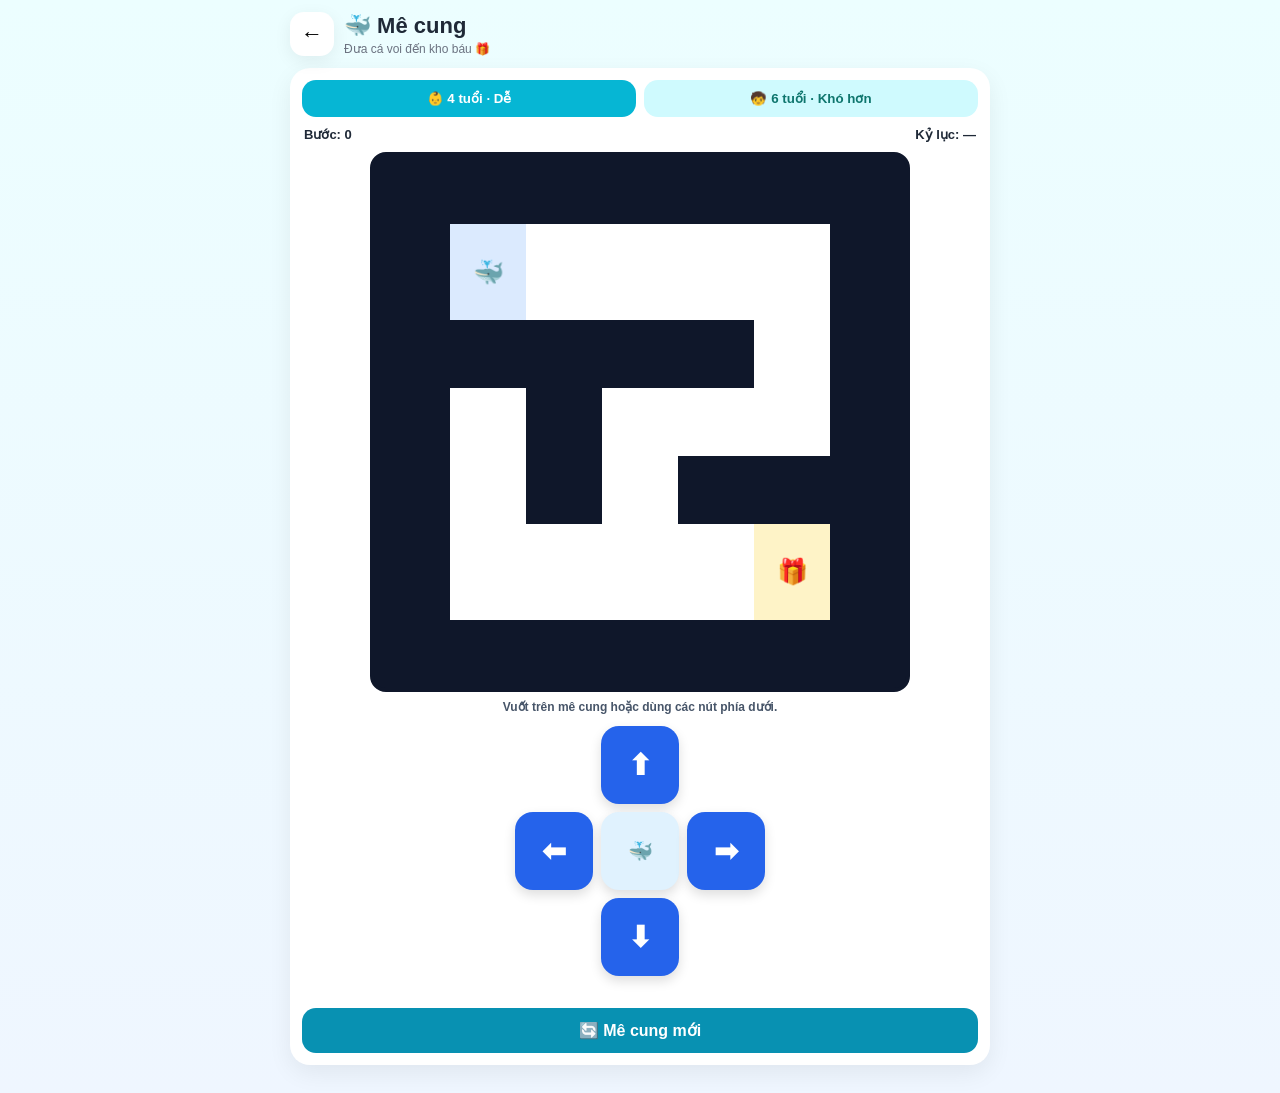
<file: me-cung.html>
<!doctype html><html lang="vi"><head><meta charset="utf-8"><meta name="viewport" content="width=device-width,initial-scale=1,maximum-scale=1,user-scalable=no"><title>Mê cung · Game Cá Voi</title><style>*{box-sizing:border-box}body{margin:0;font-family:Arial,sans-serif;background:linear-gradient(180deg,#ecfeff,#eff6ff);color:#1f2937;min-height:100vh}.wrap{width:min(94vw,700px);margin:auto;padding:12px 0 28px}.top{display:flex;align-items:center;gap:10px}.back{width:44px;height:44px;border:0;border-radius:14px;background:#fff;box-shadow:0 5px 18px #0001;font-size:22px}.title{flex:1}.title h1{font-size:22px;margin:0}.title p{font-size:12px;color:#6b7280;margin:3px 0 0}.panel{background:#fff;border-radius:20px;padding:12px;margin-top:12px;box-shadow:0 8px 24px #0001}.row{display:flex;gap:8px}.chip{flex:1;border:0;border-radius:14px;padding:11px 8px;font-weight:900;background:#cffafe;color:#0f766e}.chip.on{background:#06b6d4;color:#fff}.stats{display:flex;justify-content:space-between;font-weight:900;font-size:13px;margin:10px 2px}.maze{display:grid;margin:8px auto;background:#0f172a;border:4px solid #0f172a;border-radius:16px;overflow:hidden;max-width:540px;aspect-ratio:1;touch-action:none}.cell{display:flex;align-items:center;justify-content:center;background:#fff;font-size:clamp(13px,4vw,25px)}.wall{background:#0f172a}.player{background:#dbeafe}.goal{background:#fef3c7}.tip{text-align:center;font-size:12px;color:#475569;font-weight:800;margin-top:8px}.controls{width:min(250px,78vw);margin:12px auto 6px;display:grid;grid-template-columns:repeat(3,1fr);grid-template-areas:". up ." "left center right" ". down .";gap:8px}.controls button{aspect-ratio:1;border:0;border-radius:18px;background:#2563eb;color:#fff;font-size:29px;font-weight:900;box-shadow:0 5px 12px #0002;touch-action:manipulation}.controls button:active{transform:scale(.94)}.up{grid-area:up}.left{grid-area:left}.right{grid-area:right}.down{grid-area:down}.center{grid-area:center;background:#e0f2fe!important;color:#0369a1!important;font-size:20px!important}.msg{text-align:center;font-weight:900;min-height:26px}.new{width:100%;border:0;border-radius:14px;padding:13px;background:#0891b2;color:#fff;font-weight:900;font-size:16px}@media(max-width:430px){.panel{padding:10px}.controls{width:min(220px,74vw)}.controls button{border-radius:16px;font-size:26px}}</style></head><body><div class="wrap"><div class="top"><button class="back" onclick="location.href='./'">←</button><div class="title"><h1>🐳 Mê cung</h1><p>Đưa cá voi đến kho báu 🎁</p></div></div><div class="panel"><div class="row"><button class="chip on" data-age="4">👶 4 tuổi · Dễ</button><button class="chip" data-age="6">🧒 6 tuổi · Khó hơn</button></div><div class="stats"><span id="steps">Bước: 0</span><span id="best">Kỷ lục: —</span></div><div id="maze" class="maze"></div><div class="tip">Vuốt trên mê cung hoặc dùng các nút phía dưới.</div><div class="controls"><button class="up" onclick="move(0,-1)">⬆</button><button class="left" onclick="move(-1,0)">⬅</button><button class="center" aria-label="Cá voi">🐳</button><button class="right" onclick="move(1,0)">➡</button><button class="down" onclick="move(0,1)">⬇</button></div><div id="msg" class="msg"></div><button id="new" class="new">🔄 Mê cung mới</button></div></div><script>let age=4,size=7,grid=[],px=1,py=1,gx=0,gy=0,steps=0;function mazeGen(n){let a=Array.from({length:n},()=>Array(n).fill(1));function dig(x,y){a[y][x]=0;let ds=[[2,0],[-2,0],[0,2],[0,-2]].sort(()=>Math.random()-.5);for(const[dX,dY]of ds){let nx=x+dX,ny=y+dY;if(nx>0&&ny>0&&nx<n-1&&ny<n-1&&a[ny][nx]){a[y+dY/2][x+dX/2]=0;dig(nx,ny)}}}dig(1,1);return a}function start(){size=age===4?7:11;grid=mazeGen(size);px=py=1;gx=gy=size-2;grid[gy][gx]=0;steps=0;msg.textContent='';render()}function render(){maze.style.gridTemplateColumns=`repeat(${size},1fr)`;maze.innerHTML='';for(let y=0;y<size;y++)for(let x=0;x<size;x++){let c=document.createElement('div');c.className='cell'+(grid[y][x]?' wall':'');if(x===gx&&y===gy){c.classList.add('goal');c.textContent='🎁'}if(x===px&&y===py){c.classList.add('player');c.textContent='🐳'}maze.appendChild(c)}stepsEl.textContent='Bước: '+steps;let b=localStorage.getItem('mazeBest'+age);bestEl.textContent='Kỷ lục: '+(b?b+' bước':'—')}function move(dx,dy){let nx=px+dx,ny=py+dy;if(nx<0||ny<0||nx>=size||ny>=size||grid[ny][nx]){msg.textContent='🧱 Có tường rồi!';setTimeout(()=>{if(msg.textContent==='🧱 Có tường rồi!')msg.textContent=''},500);return}px=nx;py=ny;steps++;render();if(px===gx&&py===gy){let k='mazeBest'+age,b=+(localStorage.getItem(k)||9999);if(steps<b)localStorage.setItem(k,steps);msg.textContent='🎉 Tìm thấy kho báu rồi!';render()}}document.querySelectorAll('.chip').forEach(x=>x.onclick=()=>{age=+x.dataset.age;document.querySelectorAll('.chip').forEach(y=>y.classList.toggle('on',y===x));start()});document.getElementById('new').onclick=start;const maze=document.getElementById('maze'),stepsEl=document.getElementById('steps'),bestEl=document.getElementById('best'),msg=document.getElementById('msg');let sx=0,sy=0;maze.addEventListener('touchstart',e=>{sx=e.touches[0].clientX;sy=e.touches[0].clientY},{passive:true});maze.addEventListener('touchend',e=>{let dx=e.changedTouches[0].clientX-sx,dy=e.changedTouches[0].clientY-sy;if(Math.max(Math.abs(dx),Math.abs(dy))<16)return;if(Math.abs(dx)>Math.abs(dy))move(dx>0?1:-1,0);else move(0,dy>0?1:-1)},{passive:true});document.addEventListener('keydown',e=>{if(e.key==='ArrowUp')move(0,-1);if(e.key==='ArrowDown')move(0,1);if(e.key==='ArrowLeft')move(-1,0);if(e.key==='ArrowRight')move(1,0)});start();</script></body></html>
</file>
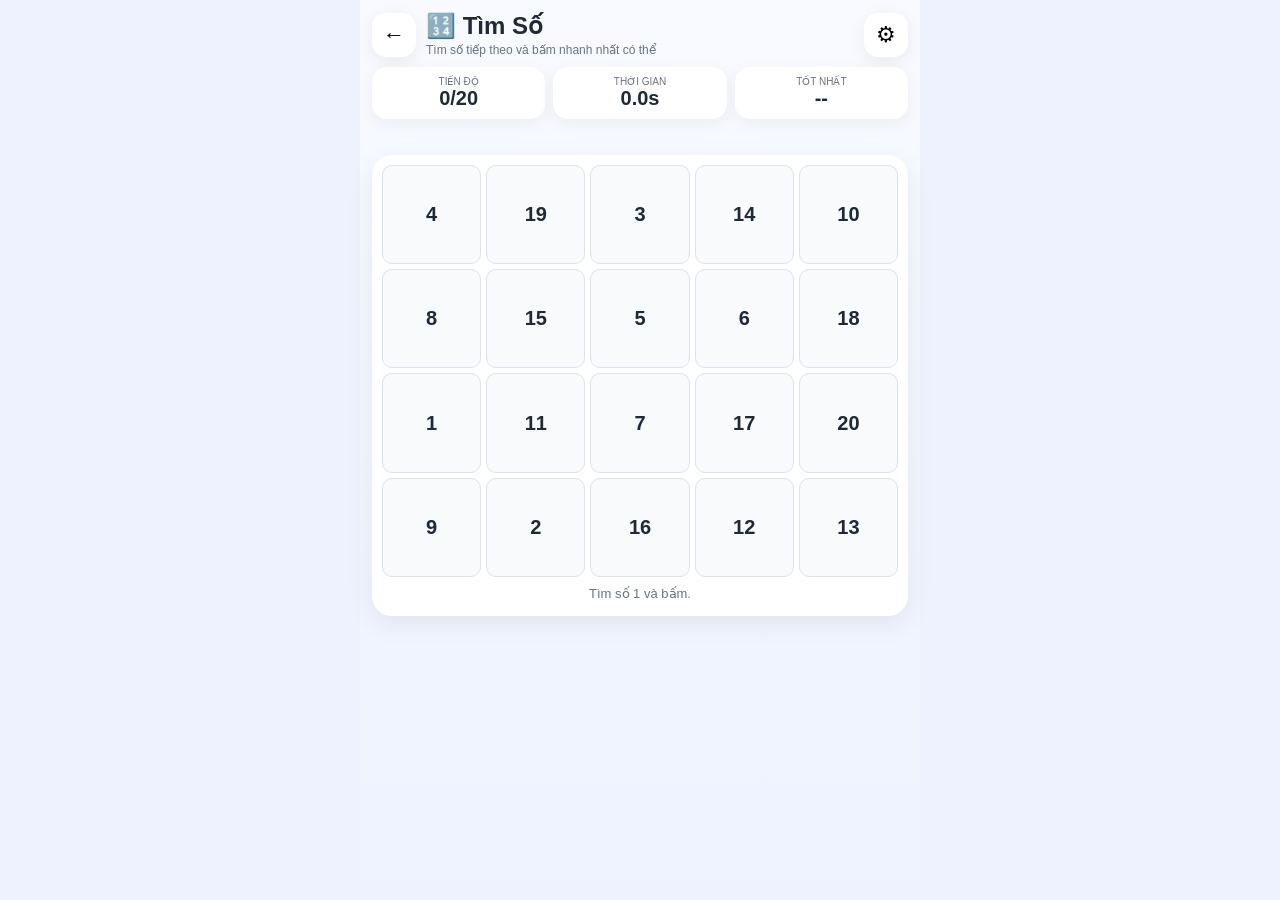
<file: noi-so.html>
<!doctype html>
<html lang="vi">
<head>
<meta charset="utf-8">
<meta name="viewport" content="width=device-width,initial-scale=1,maximum-scale=1,user-scalable=no">
<title>Tìm Số</title>
<style>
*{box-sizing:border-box;-webkit-tap-highlight-color:transparent}
html,body{margin:0;min-height:100%;font-family:Arial,sans-serif;background:#eef2ff;color:#1f2937}
body{display:flex;justify-content:center}
.app{width:min(100%,560px);min-height:100vh;padding:12px;background:linear-gradient(180deg,#f8faff,#eef2ff)}
.top{display:flex;align-items:center;gap:10px;margin-bottom:10px}
.iconbtn{width:44px;height:44px;border:0;border-radius:14px;background:#fff;box-shadow:0 5px 18px #0001;font-size:22px}
.title{flex:1}.title h1{margin:0;font-size:24px}.title p{margin:3px 0 0;color:#6b7280;font-size:12px}
.stats{display:flex;justify-content:space-between;gap:8px;margin:8px 0 12px}
.stat{flex:1;background:#fff;border-radius:15px;padding:9px;text-align:center;box-shadow:0 5px 18px #0000000d}
.stat small{display:block;color:#6b7280;font-size:10px}.stat b{font-size:20px}
.game{position:relative;background:#fff;border-radius:20px;padding:10px;box-shadow:0 8px 28px #00000012}
.grid{display:grid;gap:5px;position:relative;z-index:2;touch-action:none;user-select:none}
.cell{aspect-ratio:1;border:1px solid #dde2ee;border-radius:10px;background:#f8fafc;display:flex;align-items:center;justify-content:center;font-weight:900;font-size:clamp(12px,4vw,20px);position:relative;z-index:2;transition:.12s}
.cell.done{background:#4f46e5;color:#fff;border-color:#4f46e5;transform:scale(.93)}
.cell.hint{outline:3px solid #fbbf24;outline-offset:-3px;background:#fffbeb;animation:pulse 1s infinite}
.cell.wrong{animation:shake .22s;background:#fee2e2}
@keyframes shake{25%{transform:translateX(-3px)}75%{transform:translateX(3px)}}
@keyframes pulse{50%{box-shadow:0 0 0 5px #fbbf2433}}
.message{text-align:center;color:#6b7280;font-size:13px;margin-top:9px;min-height:20px}
.combo{text-align:center;font-weight:900;color:#4f46e5;height:24px;line-height:24px}
.overlay{position:fixed;inset:0;background:#11182788;display:flex;align-items:center;justify-content:center;padding:18px;z-index:999}
.overlay.hidden{display:none}
.modal{width:min(92vw,390px);background:white;border-radius:22px;padding:22px;text-align:center}
.modal h2{margin:5px 0 14px}
.big{font-size:40px;font-weight:900;color:#4f46e5;margin:12px}
.modal button:not(.toggle):not(.quick button){width:100%;border:0;border-radius:13px;padding:13px;background:#4f46e5;color:#fff;font-size:16px;font-weight:800;margin-top:9px}
.setting{border-top:1px solid #eceef5;padding:13px 0;text-align:left}
.setting:first-of-type{border-top:0}
.label{font-size:13px;font-weight:800;margin-bottom:9px}
.quick{display:flex;gap:6px;flex-wrap:wrap}
.quick button{width:auto;margin:0;border:0;border-radius:10px;padding:9px 11px;background:#eef2ff;color:#4338ca;font-weight:800}
.quick button.active{background:#4f46e5;color:#fff}
.custom{display:flex;gap:7px;margin-top:8px}
.custom input{flex:1;min-width:0;border:1px solid #d6d9e5;border-radius:11px;padding:10px;font-size:16px}
.toggleRow{display:flex;align-items:center;justify-content:space-between}
.toggle{width:54px!important;min-width:54px;height:30px!important;min-height:30px;border:0!important;border-radius:30px!important;background:#c7c9d3!important;position:relative;padding:0!important;margin:0!important;display:block;flex:0 0 54px}
.toggle.on{background:#4f46e5!important}
.toggle:after{content:"";position:absolute;width:24px;height:24px;border-radius:50%;background:#fff;left:3px;top:3px;transition:.2s;box-shadow:0 2px 5px #0003;pointer-events:none}
.toggle.on:after{left:27px}
.toggle:focus-visible{outline:3px solid #a5b4fc;outline-offset:3px}
.secondary{background:#e5e7eb!important;color:#374151!important}
.modeNote{font-size:11px;color:#6b7280;margin-top:3px;line-height:1.35}
@media(max-width:380px){.cell{border-radius:7px}.grid{gap:3px}.app{padding:9px}}
</style>
</head>
<body>
<div class="app">
  <div class="top">
    <button class="iconbtn" onclick="location.href='./'">←</button>
    <div class="title"><h1>🔢 Tìm Số</h1><p>Tìm số tiếp theo và bấm nhanh nhất có thể</p></div>
    <button class="iconbtn" id="settingsBtn">⚙</button>
  </div>

  <div class="stats">
    <div class="stat"><small>TIẾN ĐỘ</small><b id="progress">0/20</b></div>
    <div class="stat"><small>THỜI GIAN</small><b id="time">0.0s</b></div>
    <div class="stat"><small>TỐT NHẤT</small><b id="best">--</b></div>
  </div>

  <div class="combo" id="combo"></div>

  <div class="game" id="game">
    <div class="grid" id="grid"></div>
    <div class="message" id="msg">Tìm số 1 và bấm.</div>
  </div>
</div>

<div class="overlay hidden" id="settings">
  <div class="modal">
    <h2>⚙ Cài đặt</h2>

    <div class="setting">
      <div class="label">Phạm vi tìm số</div>
      <div class="quick" id="quick">
        <button data-n="10">1–10</button>
        <button data-n="20" class="active">1–20</button>
        <button data-n="30">1–30</button>
        <button data-n="50">1–50</button>
        <button data-n="100">1–100</button>
      </div>
      <div class="custom">
        <input id="range" type="number" min="5" max="100" value="20" inputmode="numeric" placeholder="Nhập số cuối">
        <button id="applyRange" style="width:auto;margin:0">Áp dụng</button>
      </div>
    </div>

    <div class="setting toggleRow">
      <div>
        <div class="label" style="margin:0">Chế độ chọn số ngẫu nhiên</div>
        <div class="modeNote">Mỗi ván tự chọn ngẫu nhiên khoảng 30%–100% số trong phạm vi rồi tìm theo thứ tự tăng dần.</div>
      </div>
      <button type="button" class="toggle" id="random4Toggle" aria-label="Bật hoặc tắt chế độ ngẫu nhiên"></button>
    </div>

    <div class="setting toggleRow">
      <div>
        <div class="label" style="margin:0">Gợi ý ô số tiếp theo</div>
        <div style="font-size:11px;color:#6b7280;margin-top:3px">Mặc định tắt</div>
      </div>
      <div class="toggle" id="hintToggle"></div>
    </div>

    <button id="restart">Chơi ván mới</button>
    <button id="closeSettings" class="secondary">Đóng</button>
  </div>
</div>

<div class="overlay hidden" id="win">
  <div class="modal">
    <div style="font-size:52px">🎉</div>
    <h2>Hoàn thành!</h2>
    <div class="big" id="finalTime">0.0s</div>
    <p id="recordText"></p>
    <button id="again">Chơi lại</button>
  </div>
</div>

<script>
let maxN=20,nextN=1,startAt=0,timer=null,running=false,streak=0;
let hintOn=localStorage.getItem('noiSoHint')==='on';
let random4On=localStorage.getItem('noiSoRandom4')==='on';
let randomPercent=50;
let randomTargets=[];
const grid=document.getElementById('grid'),progressEl=document.getElementById('progress'),timeEl=document.getElementById('time'),bestEl=document.getElementById('best'),range=document.getElementById('range'),msg=document.getElementById('msg'),comboEl=document.getElementById('combo');

function colsFor(n){if(n<=12)return 4;if(n<=20)return 5;if(n<=30)return 6;if(n<=42)return 7;if(n<=56)return 8;if(n<=72)return 9;return 10}
function shuffle(a){for(let i=a.length-1;i>0;i--){const j=Math.floor(Math.random()*(i+1));[a[i],a[j]]=[a[j],a[i]]}return a}
function bestKey(){return 'noiSoBest_'+(random4On?('RP'+randomPercent+'_'+maxN):maxN)}
function showBest(){const v=localStorage.getItem(bestKey());bestEl.textContent=v?(+v).toFixed(1)+'s':'--'}
function updateHint(){
  grid.querySelectorAll('.hint').forEach(x=>x.classList.remove('hint'));
  const target=random4On?randomTargets[nextN-1]:nextN;
  if(hintOn&&target!=null){
    const n=grid.querySelector(`.cell[data-n="${target}"]`);
    if(n)n.classList.add('hint');
  }
  document.getElementById('hintToggle').classList.toggle('on',hintOn);
  document.getElementById('random4Toggle').classList.toggle('on',random4On);
  document.getElementById('random4Toggle').setAttribute('aria-pressed',random4On?'true':'false');
}
function buildRandomSubset(){
  randomPercent=(Math.floor(Math.random()*8)+3)*10;
  const count=Math.max(1,Math.min(maxN,Math.round(maxN*randomPercent/100)));
  randomTargets=shuffle(Array.from({length:maxN},(_,i)=>i+1)).slice(0,count).sort((a,b)=>a-b);
  const nums=shuffle([...randomTargets]);
  const cols=colsFor(nums.length);
  grid.style.gridTemplateColumns=`repeat(${cols},1fr)`;
  grid.innerHTML='';
  nums.forEach(v=>{
    const d=document.createElement('div');
    d.className='cell';
    d.textContent=v;
    d.dataset.n=v;
    grid.appendChild(d);
  });
}

function newGame(n=maxN){
  maxN=Math.max(5,Math.min(100,Number(n)||20));
  range.value=maxN;
  nextN=1;running=false;streak=0;
  clearInterval(timer);timeEl.textContent='0.0s';comboEl.textContent='';
  if(random4On){
    buildRandomSubset();
    progressEl.textContent='0/'+randomTargets.length;
    msg.textContent='Có '+randomTargets.length+' số ngẫu nhiên. Tìm số nhỏ nhất trước.';
  }else{
    randomTargets=[];
    progressEl.textContent='0/'+maxN;
    const nums=shuffle(Array.from({length:maxN},(_,i)=>i+1));
    const cols=colsFor(maxN);grid.style.gridTemplateColumns=`repeat(${cols},1fr)`;grid.innerHTML='';
    nums.forEach(v=>{const d=document.createElement('div');d.className='cell';d.textContent=v;d.dataset.n=v;grid.appendChild(d)});
    msg.textContent='Tìm số 1 và bấm.';
  }
  showBest();
  document.getElementById('win').classList.add('hidden');
  updateHint();
}
function startClock(){if(running)return;running=true;startAt=performance.now();timer=setInterval(()=>{timeEl.textContent=((performance.now()-startAt)/1000).toFixed(1)+'s'},100)}
function choose(cell){
  if(!cell||!cell.classList.contains('cell')||cell.classList.contains('done'))return;
  const n=+cell.dataset.n;
  const target=random4On?randomTargets[nextN-1]:nextN;

  if(n!==target){
    if(n>target){
      streak=0;
      comboEl.textContent='';
      cell.classList.remove('wrong');
      void cell.offsetWidth;
      cell.classList.add('wrong');
      if(navigator.vibrate)navigator.vibrate(25);
      msg.textContent='Chưa đúng. Hãy tìm số tiếp theo.';
    }
    return;
  }

  if(nextN===1)startClock();

  cell.classList.add('done');
  cell.classList.remove('hint');

  streak++;
  if(streak>=5)comboEl.textContent='🔥 Chuỗi '+streak;

  nextN++;
  const total=random4On?randomTargets.length:maxN;
  progressEl.textContent=(nextN-1)+'/'+total;

  if(nextN>total){
    finish();
    return;
  }

  msg.textContent=random4On
    ? 'Tìm số tiếp theo lớn hơn trong các số đang hiện.'
    : (hintOn?'Tìm ô đang được gợi ý.':'Tìm số tiếp theo và bấm.');
  updateHint();
}

function finish(){
  clearInterval(timer);running=false;
  const sec=(performance.now()-startAt)/1000;timeEl.textContent=sec.toFixed(1)+'s';
  const old=Number(localStorage.getItem(bestKey())||0);let record=false;
  if(!old||sec<old){localStorage.setItem(bestKey(),sec.toFixed(3));record=true}
  showBest();document.getElementById('finalTime').textContent=sec.toFixed(1)+'s';
  document.getElementById('recordText').textContent=random4On?(record?'🏆 Kỷ lục mới – '+randomPercent+'% số ngẫu nhiên trong 1–'+maxN:'Hoàn thành '+randomPercent+'% số ngẫu nhiên trong 1–'+maxN):(record?'🏆 Kỷ lục mới cho phạm vi 1–'+maxN:'Hoàn thành phạm vi 1–'+maxN);
  document.getElementById('win').classList.remove('hidden')
}

grid.addEventListener('click',e=>choose(e.target));

document.getElementById('settingsBtn').onclick=()=>document.getElementById('settings').classList.remove('hidden');
document.getElementById('closeSettings').onclick=()=>document.getElementById('settings').classList.add('hidden');
document.getElementById('hintToggle').onclick=()=>{hintOn=!hintOn;localStorage.setItem('noiSoHint',hintOn?'on':'off');updateHint()};
document.getElementById('random4Toggle').onclick=e=>{e.preventDefault();e.stopPropagation();random4On=!random4On;localStorage.setItem('noiSoRandom4',random4On?'on':'off');newGame(maxN);syncQuick()};
document.getElementById('restart').onclick=()=>{newGame(maxN);document.getElementById('settings').classList.add('hidden')};
document.getElementById('applyRange').onclick=()=>{newGame(range.value);document.getElementById('settings').classList.add('hidden');syncQuick()};
document.querySelectorAll('#quick button').forEach(b=>b.onclick=()=>{document.querySelectorAll('#quick button').forEach(x=>x.classList.remove('active'));b.classList.add('active');newGame(+b.dataset.n);document.getElementById('settings').classList.add('hidden')});
document.getElementById('again').onclick=()=>newGame(maxN);

function syncQuick(){
  document.querySelectorAll('#quick button').forEach(b=>b.classList.toggle('active',+b.dataset.n===maxN));
  document.getElementById('random4Toggle').classList.toggle('on',random4On);
  document.getElementById('randomPercent').value=randomPercent;
  document.getElementById('randomPercentLabel').textContent=randomPercent+'%';
  }
newGame(20);syncQuick();
</script>
</body></html>
</file>
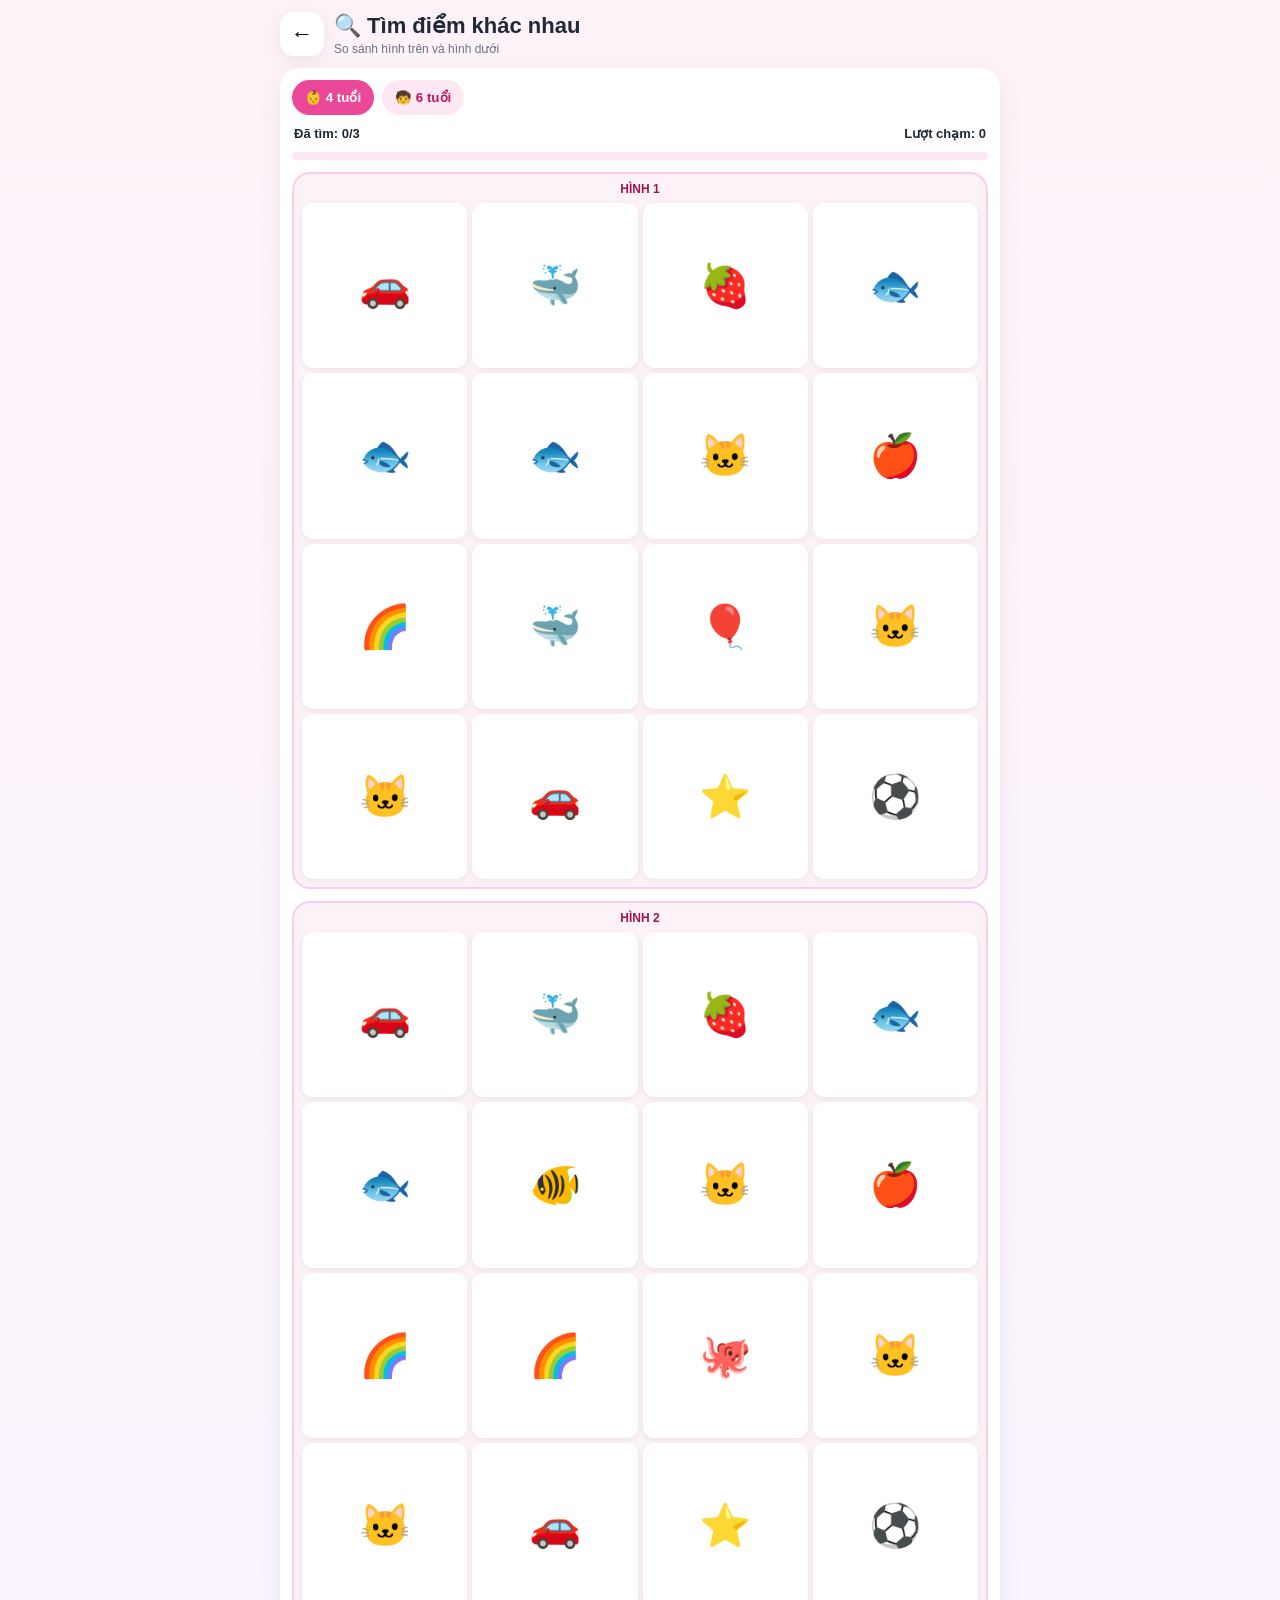
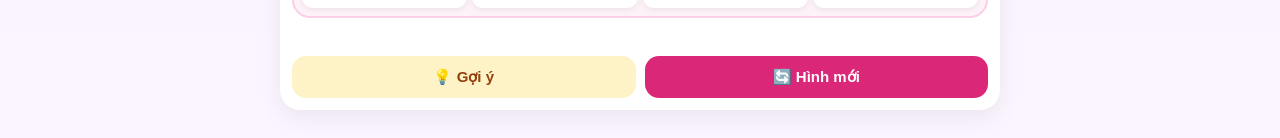
<file: tim-khac-nhau.html>
<!doctype html><html lang="vi"><head><meta charset="utf-8"><meta name="viewport" content="width=device-width,initial-scale=1,maximum-scale=1,user-scalable=no"><title>Tìm điểm khác nhau · Game Cá Voi</title><style>*{box-sizing:border-box}body{margin:0;font-family:Arial,sans-serif;background:linear-gradient(180deg,#fdf2f8,#faf5ff);color:#1f2937;min-height:100vh}.wrap{width:min(96vw,720px);margin:auto;padding:12px 0 28px}.top{display:flex;align-items:center;gap:10px}.back{width:44px;height:44px;border:0;border-radius:14px;background:#fff;box-shadow:0 5px 18px #0001;font-size:22px}.title{flex:1}.title h1{font-size:22px;margin:0}.title p{font-size:12px;color:#6b7280;margin:3px 0 0}.panel{background:#fff;border-radius:20px;padding:12px;margin-top:12px;box-shadow:0 8px 24px #0001}.row{display:flex;gap:8px;flex-wrap:wrap}.chip{border:0;border-radius:999px;padding:10px 13px;font-weight:900;background:#fce7f3;color:#be185d}.chip.on{background:#ec4899;color:#fff}.stats{display:flex;justify-content:space-between;gap:8px;font-weight:900;font-size:13px;margin:11px 2px}.progress{height:8px;background:#fce7f3;border-radius:99px;overflow:hidden;margin:0 0 12px}.progress>span{display:block;height:100%;width:0;background:#ec4899;transition:.2s}.pics{display:flex;flex-direction:column;gap:12px}.picbox{background:#fdf2f8;border-radius:18px;padding:8px;border:2px solid #fbcfe8}.piclabel{text-align:center;font-weight:900;font-size:12px;color:#9d174d;margin:0 0 7px}.pic{display:grid;gap:5px}.cell{aspect-ratio:1;border:0;border-radius:11px;background:#fff;font-size:clamp(23px,8vw,42px);display:flex;align-items:center;justify-content:center;box-shadow:0 2px 6px #0001;position:relative;touch-action:manipulation}.cell.found{outline:4px solid #22c55e;background:#dcfce7}.cell.found:after{content:"✓";position:absolute;right:3px;top:1px;font-size:13px;color:#15803d;font-weight:900}.msg{text-align:center;font-weight:900;min-height:28px;margin-top:10px}.actions{display:grid;grid-template-columns:1fr 1fr;gap:9px}.actions button{border:0;border-radius:14px;padding:12px;font-weight:900;font-size:15px}.hint{background:#fef3c7;color:#92400e}.new{background:#db2777;color:#fff}@media(max-width:430px){.panel{padding:10px}.pics{gap:10px}.picbox{padding:6px}.pic{gap:4px}.cell{border-radius:8px}.stats{font-size:12px}.actions button{font-size:14px;padding:11px 8px}}</style></head><body><div class="wrap"><div class="top"><button class="back" onclick="location.href='./'">←</button><div class="title"><h1>🔍 Tìm điểm khác nhau</h1><p>So sánh hình trên và hình dưới</p></div></div><div class="panel"><div class="row"><button class="chip on" data-age="4">👶 4 tuổi</button><button class="chip" data-age="6">🧒 6 tuổi</button></div><div class="stats"><span id="count">Đã tìm: 0/3</span><span id="tries">Lượt chạm: 0</span></div><div class="progress"><span id="bar"></span></div><div class="pics"><div class="picbox"><div class="piclabel">HÌNH 1</div><div id="a" class="pic"></div></div><div class="picbox"><div class="piclabel">HÌNH 2</div><div id="b" class="pic"></div></div></div><div id="msg" class="msg"></div><div class="actions"><button id="hint" class="hint">💡 Gợi ý</button><button id="new" class="new">🔄 Hình mới</button></div></div></div><script>let age=4,n=4,diffN=3,left=[],right=[],diffs=new Set(),found=new Set(),tries=0,hints=0;const icons=['🐳','🐟','🐠','🦀','🐙','⭐','🌈','☀️','🍎','🍓','🐶','🐱','🦋','🚗','⚽','🎈'];function r(n){return Math.floor(Math.random()*n)}function start(){n=age===4?4:5;diffN=age===4?3:5;left=Array.from({length:n*n},()=>icons[r(icons.length)]);right=[...left];diffs=new Set;found=new Set;tries=0;hints=0;while(diffs.size<diffN){let i=r(n*n),v=right[i],nv=v;while(nv===v)nv=icons[r(icons.length)];right[i]=nv;diffs.add(i)}msg.textContent='';render()}function render(){for(const[el,arr]of[[A,left],[B,right]]){el.style.gridTemplateColumns=`repeat(${n},1fr)`;el.innerHTML='';arr.forEach((v,i)=>{let b=document.createElement('button');b.className='cell'+(found.has(i)?' found':'');b.textContent=v;b.onclick=()=>pick(i);el.appendChild(b)})}count.textContent=`Đã tìm: ${found.size}/${diffN}`;triesEl.textContent='Lượt chạm: '+tries;bar.style.width=(found.size/diffN*100)+'%'}function pick(i){tries++;if(diffs.has(i)){found.add(i);msg.textContent='✅ Đúng rồi!';}else msg.textContent='👀 Chưa đúng, nhìn kỹ hai hình nhé!';render();if(found.size===diffN)msg.textContent='🎉 Con đã tìm đủ tất cả điểm khác nhau!'}function hint(){const rest=[...diffs].filter(i=>!found.has(i));if(!rest.length)return;const i=rest[r(rest.length)];hints++;const ca=A.children[i],cb=B.children[i];[ca,cb].forEach(x=>{x.animate([{transform:'scale(1)'},{transform:'scale(1.15)'},{transform:'scale(1)'}],{duration:650,iterations:2});x.style.boxShadow='0 0 0 4px #fbbf24'});setTimeout(()=>{[ca,cb].forEach(x=>x.style.boxShadow='')},1400);msg.textContent='💡 Hãy nhìn vị trí đang nhấp nháy.'}document.querySelectorAll('.chip').forEach(x=>x.onclick=()=>{age=+x.dataset.age;document.querySelectorAll('.chip').forEach(y=>y.classList.toggle('on',y===x));start()});document.getElementById('new').onclick=start;document.getElementById('hint').onclick=hint;const A=document.getElementById('a'),B=document.getElementById('b'),count=document.getElementById('count'),triesEl=document.getElementById('tries'),bar=document.getElementById('bar'),msg=document.getElementById('msg');start();</script></body></html>
</file>
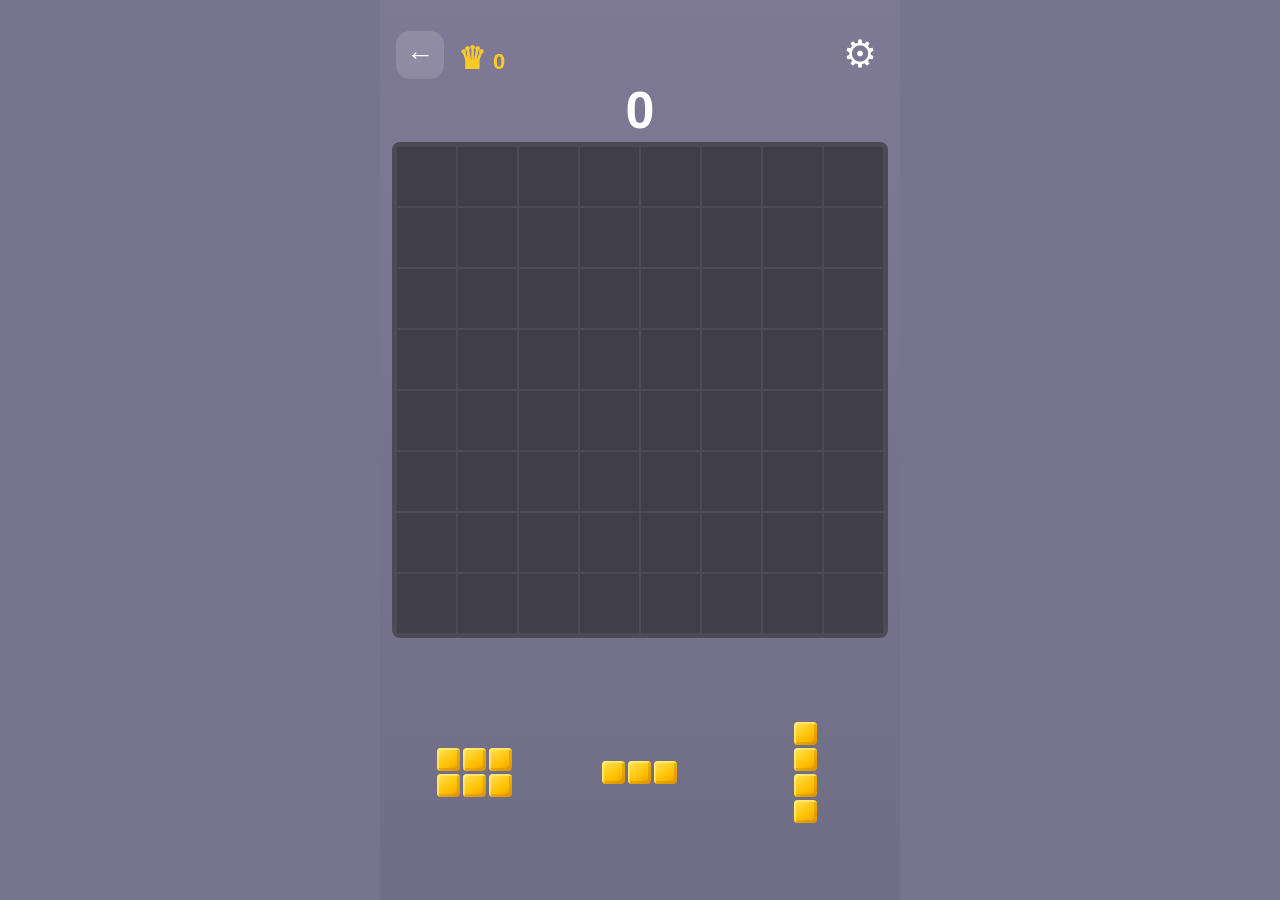
<file: xep-khoi.html>
<!DOCTYPE html><html lang="vi"><head><meta charset="UTF-8"><meta name="viewport" content="width=device-width,initial-scale=1,maximum-scale=1,user-scalable=no"><title>Xếp Khối Vàng</title><style>
*{box-sizing:border-box;-webkit-tap-highlight-color:transparent}html,body{margin:0;height:100%;overflow:hidden;font-family:Arial;background:#77748f;color:#fff}body{display:flex;justify-content:center}.app{width:min(100vw,520px);min-height:100vh;padding:12px;background:linear-gradient(#7e7a96,#706d86);display:flex;flex-direction:column}.head{height:130px;position:relative}.best{position:absolute;top:28px;left:8px;font-size:22px;font-weight:900;color:#ffc928}.best b{font-size:31px;margin-right:7px}.gear{position:absolute;right:5px;top:19px;font-size:38px;border:0;background:none;color:white}.back{position:absolute;left:4px;top:19px;width:48px;height:48px;border:0;border-radius:14px;background:#ffffff22;color:white;font-size:28px;font-weight:900}.score{position:absolute;left:0;right:0;top:68px;text-align:center;font-size:52px;font-weight:900}.board{aspect-ratio:1;display:grid;grid-template-columns:repeat(8,1fr);gap:2px;background:#4b4a55;padding:5px;border-radius:8px}.cell{position:relative;background:#3f3e49}.cell.filled:after,.pc{content:"";position:absolute;inset:2px;border-radius:4px;background:linear-gradient(145deg,#ffe55a,#ffbf00 62%,#e69a00);box-shadow:inset 3px 3px 0 #fff28a99,inset -4px -4px 0 #c8820066,0 1px 2px #0004}.cell.preview:after{content:"";position:absolute;inset:2px;background:linear-gradient(145deg,#fff08acc,#ffc400cc);border-radius:4px;box-shadow:0 0 10px #ffd431aa,inset 2px 2px 0 #fff8bbaa}.cell.invalid:after{content:"";position:absolute;inset:3px;background:#ff555599;border-radius:4px}.tray{flex:1;min-height:150px;display:flex;align-items:center;justify-content:space-around;padding-top:18px}.slot{width:31%;height:120px;display:flex;align-items:center;justify-content:center;touch-action:none}.slot.used{opacity:0;pointer-events:none}.piece{display:grid;gap:3px}.p,.e{width:23px;height:23px;position:relative}.p{border-radius:4px;background:linear-gradient(145deg,#ffe55a,#ffbf00 62%,#e69a00);box-shadow:inset 2px 2px 0 #fff28a99,inset -3px -3px 0 #c8820066}.ghost{position:fixed;z-index:9999;pointer-events:none;transform:translate(-50%,-50%) scale(1.15);opacity:.95}.overlay{position:fixed;inset:0;background:#23202e99;display:flex;align-items:center;justify-content:center;padding:20px;z-index:10000}.hidden{display:none}.modal{width:min(92vw,380px);background:#f8f6ff;color:#403b4e;border-radius:22px;padding:24px;text-align:center}.modal h2{font-size:28px;margin:5px}.modal .big{font-size:46px;font-weight:900;margin:12px}.modal button{width:100%;padding:14px;border:0;border-radius:14px;background:#5d5872;color:white;font-weight:800;font-size:16px;margin-top:10px}.toast{position:fixed;top:14%;left:50%;transform:translateX(-50%);background:#302c42dd;padding:8px 14px;border-radius:999px;opacity:0;z-index:11000;font-weight:800}.toast.show{animation:t 1.1s}@keyframes t{15%,75%{opacity:1}100%{opacity:0}}@media(max-width:390px){.head{height:118px}.score{top:62px;font-size:46px}.p,.e{width:20px;height:20px}.tray{min-height:130px}}
</style></head><body><div class="app"><div class="head"><button class="back" id="backBtn">←</button><div class="best" style="left:66px"><b>♛</b><span id="best">0</span></div><button class="gear" id="gear">⚙</button><div class="score" id="score">0</div></div><div class="board" id="board"></div><div class="tray" id="tray"></div></div><div class="toast" id="toast"></div><div class="overlay hidden" id="over"><div class="modal"><div style="font-size:52px">🏆</div><h2>Hết lượt</h2><div class="big" id="final">0</div><div>Kỷ lục: <b id="fbest">0</b></div><button id="again">Chơi lại</button></div></div><div class="overlay hidden" id="settings"><div class="modal"><h2>Cài đặt</h2><button id="sound">Âm thanh: Bật</button><button id="new">Chơi ván mới</button><button id="close" style="background:#aaa4b5">Đóng</button></div></div><script>
const N=8,SH=[[[1]],[[1,1]],[[1,1,1]],[[1,1,1,1]],[[1],[1]],[[1],[1],[1]],[[1],[1],[1],[1]],[[1,1],[1,1]],[[1,0],[1,0],[1,1]],[[0,1],[0,1],[1,1]],[[1,1],[1,0],[1,0]],[[1,1],[0,1],[0,1]],[[1,1,1],[0,1,0]],[[0,1,0],[1,1,1]],[[1,1,1],[1,1,1]],[[1,1,1],[1,0,0]],[[1,1,1],[0,0,1]]];let b=[],ps=[],sc=0,best=+(localStorage.gbest||0),drag=null,ghost=null,snapTarget=null,sound=localStorage.gsound!=="off",ac=null,rescues=3,turns=0;const B=document.getElementById("board"),T=document.getElementById("tray"),S=document.getElementById("score"),BE=document.getElementById("best");BE.textContent=best;
function resetB(){b=Array.from({length:N},()=>Array(N).fill(0))}function rb(){B.innerHTML="";for(let r=0;r<N;r++)for(let c=0;c<N;c++){let d=document.createElement("div");d.className="cell"+(b[r][c]?" filled":"");d.dataset.r=r;d.dataset.c=c;B.appendChild(d)}}function cp(x){return JSON.parse(JSON.stringify(x))}
function cellsIn(sh){return sh.flat().reduce((a,v)=>a+v,0)}
function occupancy(board=b){let n=0;for(let r=0;r<N;r++)for(let c=0;c<N;c++)n+=board[r][c]?1:0;return n/(N*N)}
function weightedPool(){
  const o=occupancy();
  if(o>=.68)return SH.filter(s=>cellsIn(s)<=3);
  if(o>=.52)return SH.filter(s=>cellsIn(s)<=4);
  if(o>=.38)return SH.filter(s=>cellsIn(s)<=5);
  return SH;
}
function rnd(){const p=weightedPool();return cp(p[Math.floor(Math.random()*p.length)])}
function canOn(board,sh,r,c){
  for(let y=0;y<sh.length;y++)for(let x=0;x<sh[y].length;x++)if(sh[y][x]){
    const yy=r+y,xx=c+x;
    if(yy<0||xx<0||yy>=N||xx>=N||board[yy][xx])return false;
  }
  return true;
}
function placeOn(board,sh,r,c){
  const nb=board.map(row=>row.slice());
  for(let y=0;y<sh.length;y++)for(let x=0;x<sh[y].length;x++)if(sh[y][x])nb[r+y][c+x]=1;
  const rs=[],cs=[];
  for(let rr=0;rr<N;rr++)if(nb[rr].every(Boolean))rs.push(rr);
  for(let cc=0;cc<N;cc++){let ok=true;for(let rr=0;rr<N;rr++)if(!nb[rr][cc]){ok=false;break}if(ok)cs.push(cc)}
  rs.forEach(rr=>nb[rr].fill(0));
  cs.forEach(cc=>{for(let rr=0;rr<N;rr++)nb[rr][cc]=0});
  return nb;
}
function sequencePossible(board,shapes,used=0,depth=0){
  if(depth===shapes.length)return true;
  for(let i=0;i<shapes.length;i++){
    if(used&(1<<i))continue;
    const sh=shapes[i];
    let tried=0;
    for(let r=0;r<N;r++)for(let c=0;c<N;c++){
      if(canOn(board,sh,r,c)){
        tried++;
        if(sequencePossible(placeOn(board,sh,r,c),shapes,used|(1<<i),depth+1))return true;
        if(tried>=28)break;
      }
    }
  }
  return false;
}
function fairSet(){
  for(let attempt=0;attempt<45;attempt++){
    const set=[rnd(),rnd(),rnd()];
    if(sequencePossible(b.map(row=>row.slice()),set))return set;
  }
  const fit=SH.filter(s=>fits(s));
  if(!fit.length)return [cp(SH[0]),cp(SH[0]),cp(SH[0])];
  const a=cp(fit[Math.floor(Math.random()*fit.length)]);
  const small=fit.filter(s=>cellsIn(s)<=3);
  const pool=small.length?small:fit;
  return [a,cp(pool[Math.floor(Math.random()*pool.length)]),cp(pool[Math.floor(Math.random()*pool.length)])];
}
function pe(sh,g=false){let e=document.createElement("div");e.className="piece"+(g?" ghost":"");e.style.gridTemplateColumns=`repeat(${sh[0].length},${innerWidth<=390?20:23}px)`;sh.forEach(row=>row.forEach(v=>{let x=document.createElement("div");x.className=v?"p":"e";e.appendChild(x)}));return e}function can(sh,r,c){for(let y=0;y<sh.length;y++)for(let x=0;x<sh[y].length;x++)if(sh[y][x]){let yy=r+y,xx=c+x;if(yy<0||xx<0||yy>=N||xx>=N||b[yy][xx])return false}return true}function fits(sh){for(let r=0;r<N;r++)for(let c=0;c<N;c++)if(can(sh,r,c))return true;return false}function gen(){
  const set=fairSet();
  ps=set.map(shape=>({shape,used:false}));
  turns++;
  rp();
}function rp(){T.innerHTML="";ps.forEach((p,i)=>{let s=document.createElement("div");s.className="slot"+(p.used?" used":"");s.appendChild(pe(p.shape));s.onpointerdown=e=>{if(!p.used)start(e,i)};T.appendChild(s)})}function start(e,i){e.preventDefault();drag={i,shape:ps[i].shape};ghost=pe(drag.shape,true);document.body.appendChild(ghost);mv(e.clientX,e.clientY);document.addEventListener("pointermove",pm,{passive:false});document.addEventListener("pointerup",pu)}function mv(x,y){ghost.style.left=x+"px";ghost.style.top=y-75+"px"}function clearPrev(){B.querySelectorAll(".preview,.invalid").forEach(x=>x.classList.remove("preview","invalid"))}
function nearestSnap(x,y,shape){
  const rect=B.getBoundingClientRect();
  const cellW=rect.width/N, cellH=rect.height/N;
  const margin=Math.max(cellW,cellH)*1.35;
  if(x<rect.left-margin||x>rect.right+margin||y<rect.top-margin||y>rect.bottom+margin)return null;
  const shapeW=shape[0].length*cellW;
  const shapeH=shape.length*cellH;
  const estC=Math.round((x-rect.left-shapeW/2)/cellW);
  const estR=Math.round((y-rect.top-shapeH/2)/cellH);
  let best=null,bestD=Infinity;
  for(let r=Math.max(0,estR-2);r<=Math.min(N-1,estR+2);r++){
    for(let c=Math.max(0,estC-2);c<=Math.min(N-1,estC+2);c++){
      if(!can(shape,r,c))continue;
      const cx=rect.left+(c*cellW)+(shape[0].length*cellW)/2;
      const cy=rect.top +(r*cellH)+(shape.length*cellH)/2;
      const d=(cx-x)*(cx-x)+(cy-y)*(cy-y);
      if(d<bestD){bestD=d;best={r,c}}
    }
  }
  return best;
}
function showSnap(shape,pos){
  clearPrev();
  if(!pos)return;
  for(let y=0;y<shape.length;y++)for(let x=0;x<shape[y].length;x++)if(shape[y][x]){
    const yy=pos.r+y,xx=pos.c+x;
    if(yy>=0&&xx>=0&&yy<N&&xx<N)B.children[yy*N+xx]?.classList.add("preview");
  }
}
function pm(e){
  if(!drag)return;
  e.preventDefault();
  mv(e.clientX,e.clientY);
  snapTarget=nearestSnap(e.clientX,e.clientY-58,drag.shape);
  showSnap(drag.shape,snapTarget);
}
function pu(e){
  if(!drag)return;
  let placed=false;
  if(!snapTarget)snapTarget=nearestSnap(e.clientX,e.clientY-58,drag.shape);
  if(snapTarget&&can(drag.shape,snapTarget.r,snapTarget.c)){
    place(drag.shape,snapTarget.r,snapTarget.c);
    ps[drag.i].used=true;
    placed=true;
  }
  ghost?.remove();ghost=null;drag=null;snapTarget=null;
  clearPrev();
  document.removeEventListener("pointermove",pm);
  document.removeEventListener("pointerup",pu);
  if(placed){
    clr();rb();rp();
    if(ps.every(x=>x.used)){
      gen();
    }else if(!ps.filter(x=>!x.used).some(x=>fits(x.shape))){
      if(rescues>0){
        const fit=SH.filter(s=>fits(s));
        if(fit.length){
          const small=fit.filter(s=>cellsIn(s)<=3);
          const pool=small.length?small:fit;
          const idx=ps.findIndex(x=>!x.used);
          ps[idx]={shape:cp(pool[Math.floor(Math.random()*pool.length)]),used:false};
          rescues--;
          rp();
          show("✨ Cứu lượt: còn "+rescues+" lần");
        }else{
          setTimeout(gameover,200);
        }
      }else{
        setTimeout(gameover,200);
      }
    }
  }
}function place(sh,r,c){let n=0;for(let y=0;y<sh.length;y++)for(let x=0;x<sh[y].length;x++)if(sh[y][x]){b[r+y][c+x]=1;n++}sc+=n*5;upd();tone(460,.05)}function clr(){let rs=[],cs=[];for(let r=0;r<N;r++)if(b[r].every(Boolean))rs.push(r);for(let c=0;c<N;c++){let ok=true;for(let r=0;r<N;r++)if(!b[r][c])ok=false;if(ok)cs.push(c)}let n=rs.length+cs.length;if(!n)return;rs.forEach(r=>b[r].fill(0));cs.forEach(c=>{for(let r=0;r<N;r++)b[r][c]=0});sc+=n*80;upd();show(`+${n*80}`);tone(850,.09)}function upd(){S.textContent=sc;if(sc>best){best=sc;BE.textContent=best;localStorage.gbest=best}}function show(x){let t=document.getElementById("toast");t.textContent=x;t.classList.remove("show");void t.offsetWidth;t.classList.add("show")}function tone(f,d){if(!sound)return;let A=window.AudioContext||window.webkitAudioContext;if(!A)return;if(!ac)ac=new A();let o=ac.createOscillator(),g=ac.createGain();o.frequency.value=f;g.gain.value=.035;o.connect(g);g.connect(ac.destination);o.start();g.gain.exponentialRampToValueAtTime(.001,ac.currentTime+d);o.stop(ac.currentTime+d)}function gameover(){document.getElementById("final").textContent=sc;document.getElementById("fbest").textContent=best;document.getElementById("over").classList.remove("hidden");tone(180,.2)}function newg(){sc=0;rescues=3;turns=0;upd();resetB();rb();gen();document.getElementById("over").classList.add("hidden");document.getElementById("settings").classList.add("hidden")}document.getElementById("backBtn").onclick=()=>location.href="./";document.getElementById("again").onclick=newg;document.getElementById("gear").onclick=()=>document.getElementById("settings").classList.remove("hidden");document.getElementById("close").onclick=()=>document.getElementById("settings").classList.add("hidden");document.getElementById("new").onclick=newg;document.getElementById("sound").onclick=()=>{sound=!sound;localStorage.gsound=sound?"on":"off";document.getElementById("sound").textContent="Âm thanh: "+(sound?"Bật":"Tắt")};document.getElementById("sound").textContent="Âm thanh: "+(sound?"Bật":"Tắt");resetB();rb();gen();
</script></body></html>
</file>
